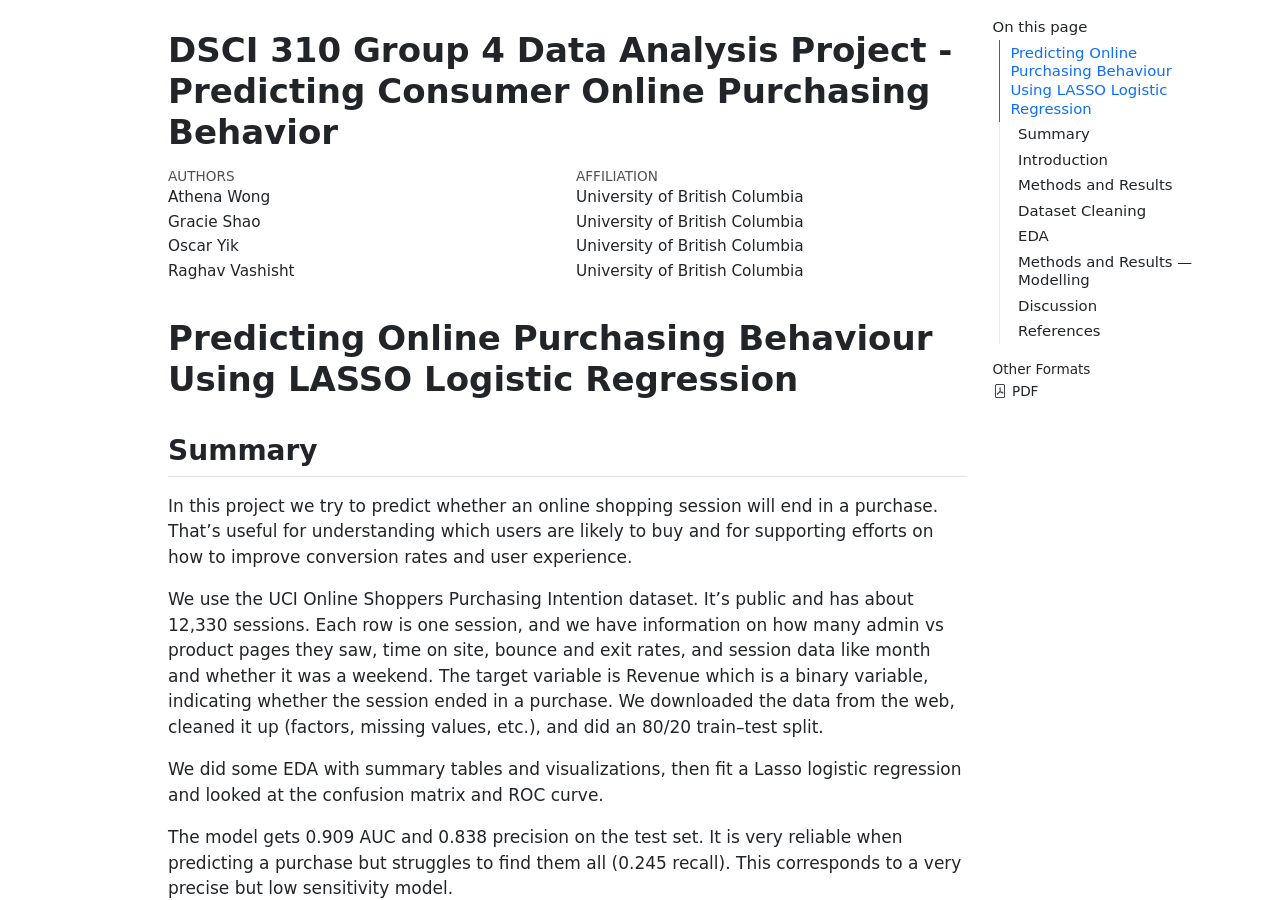
<file: docs/index.html>
<html xmlns="http://www.w3.org/1999/xhtml">    
  <head>      
    <title>Redirect to reports/predicting_online_purchasing_behavior.html</title>      
    <meta http-equiv="refresh" content="0;URL='reports/predicting_online_purchasing_behavior.html'" />    
  </head>    
  <body> 
  </body>  
</html>
</file>
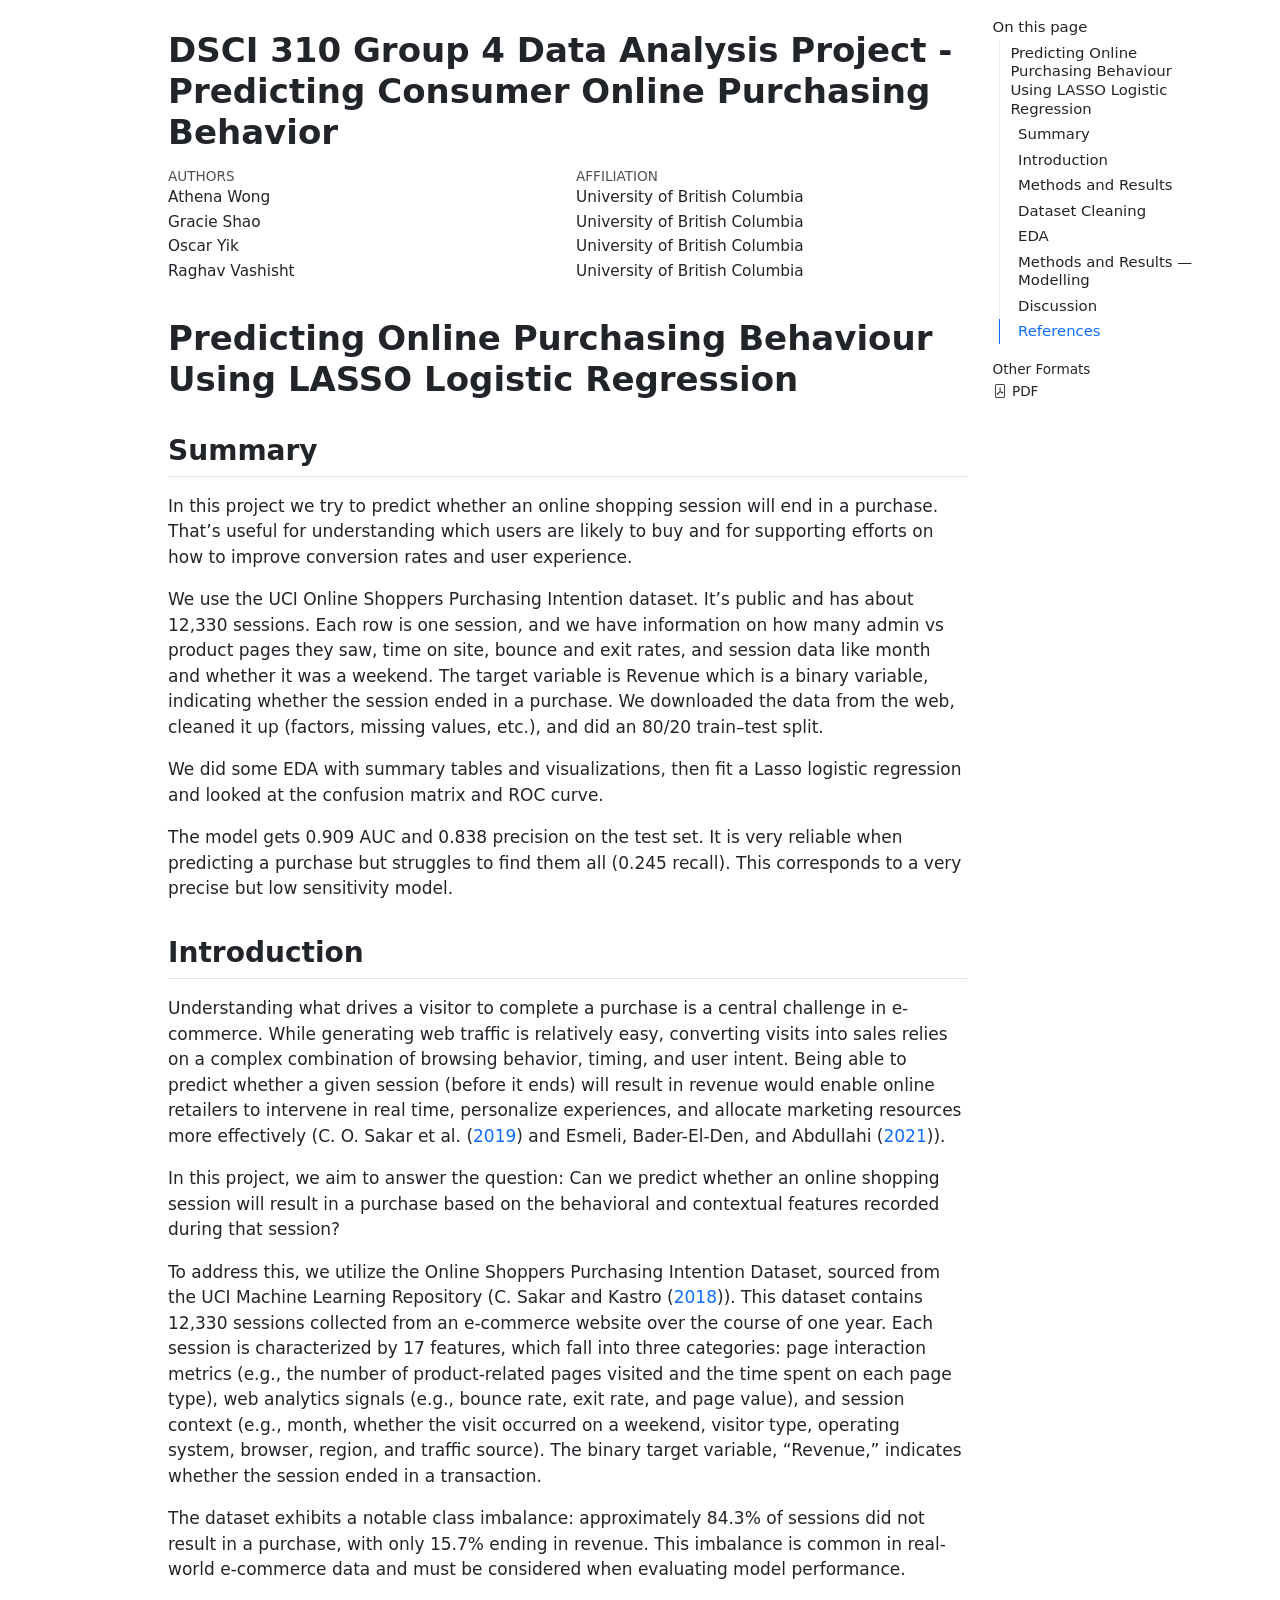
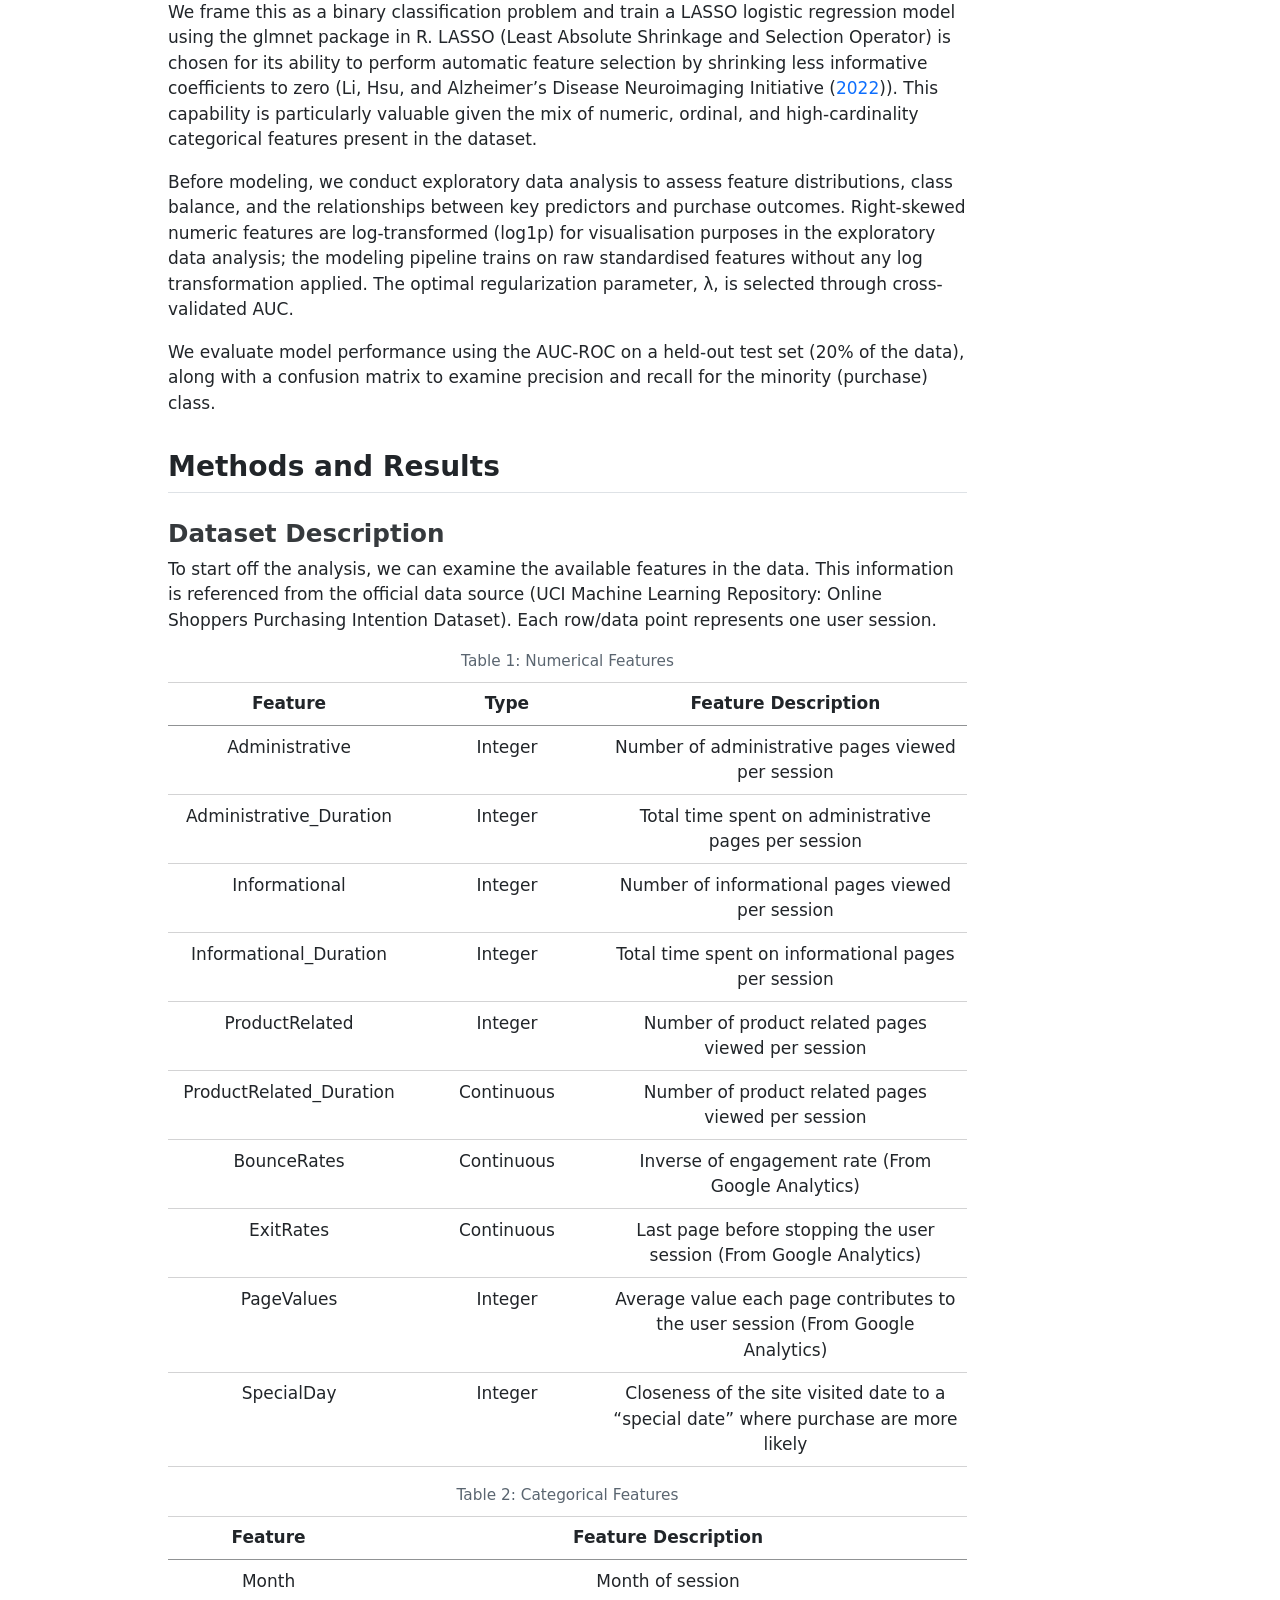
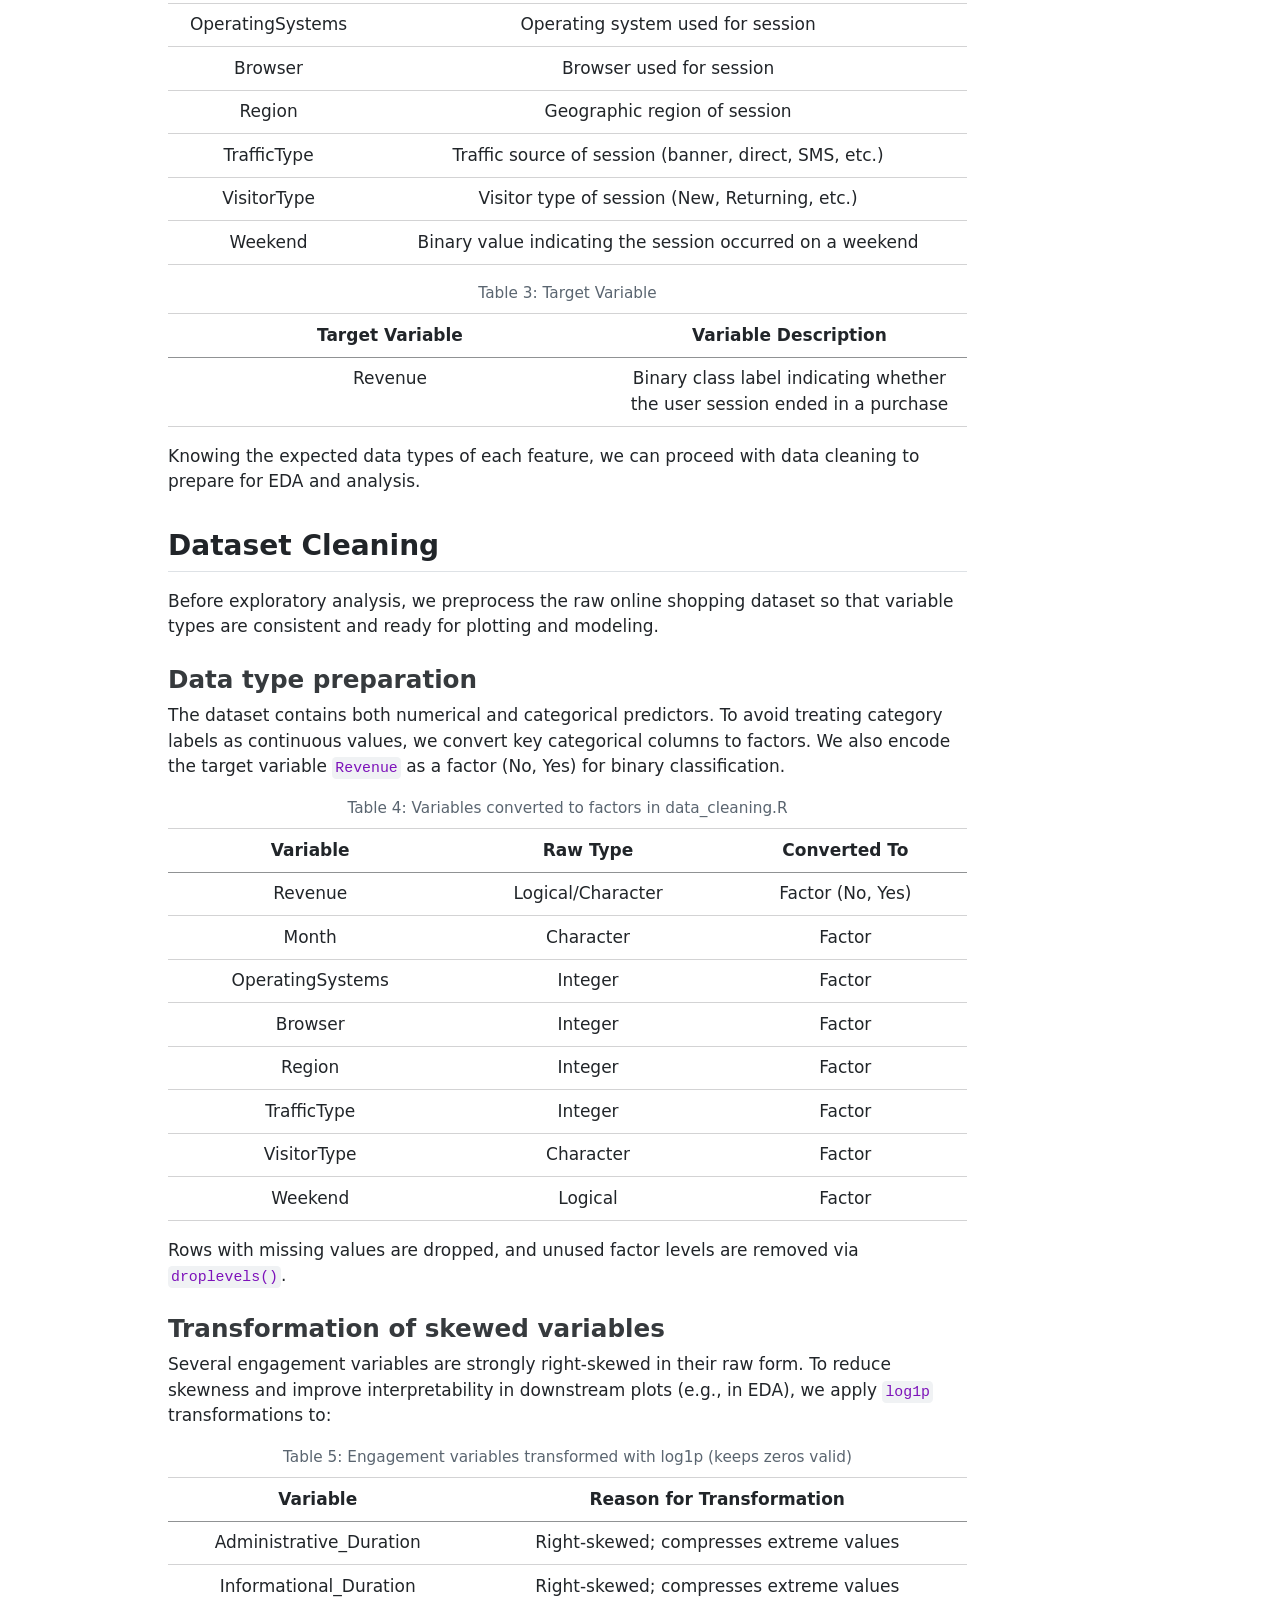
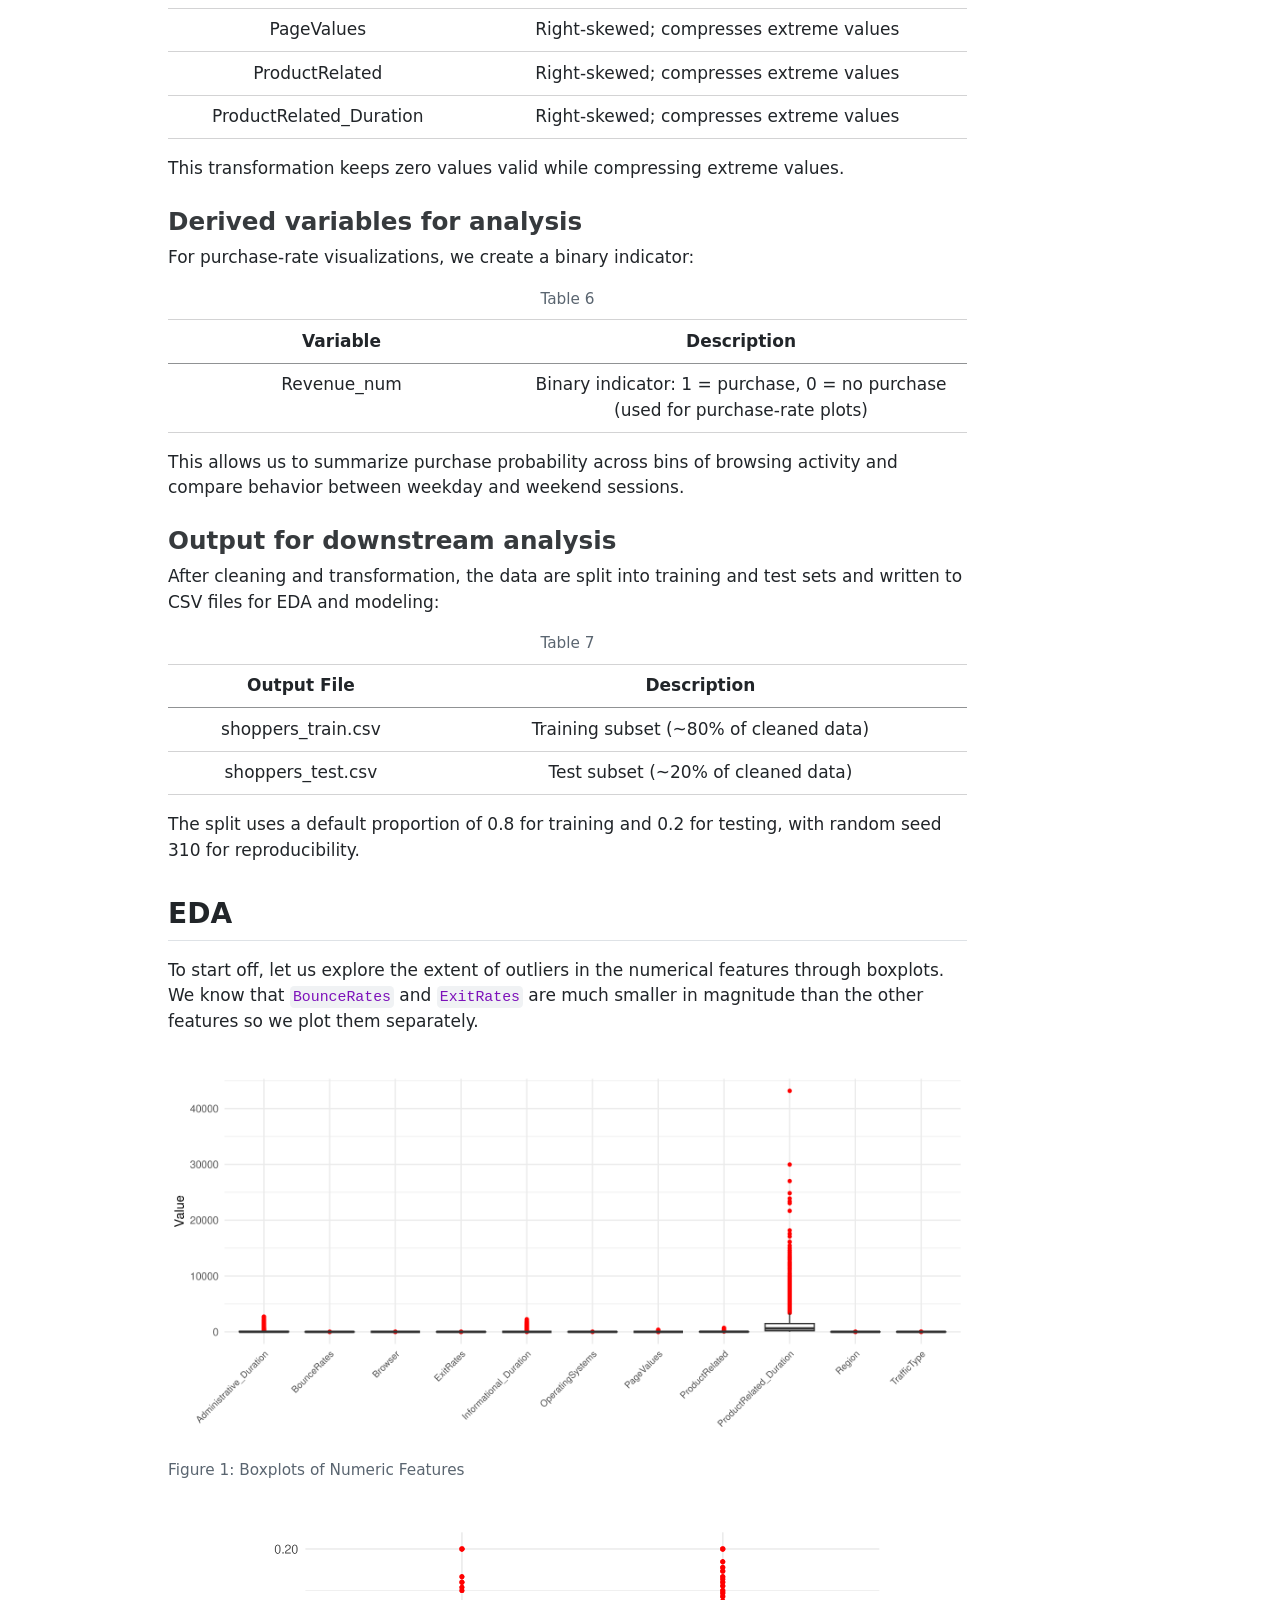
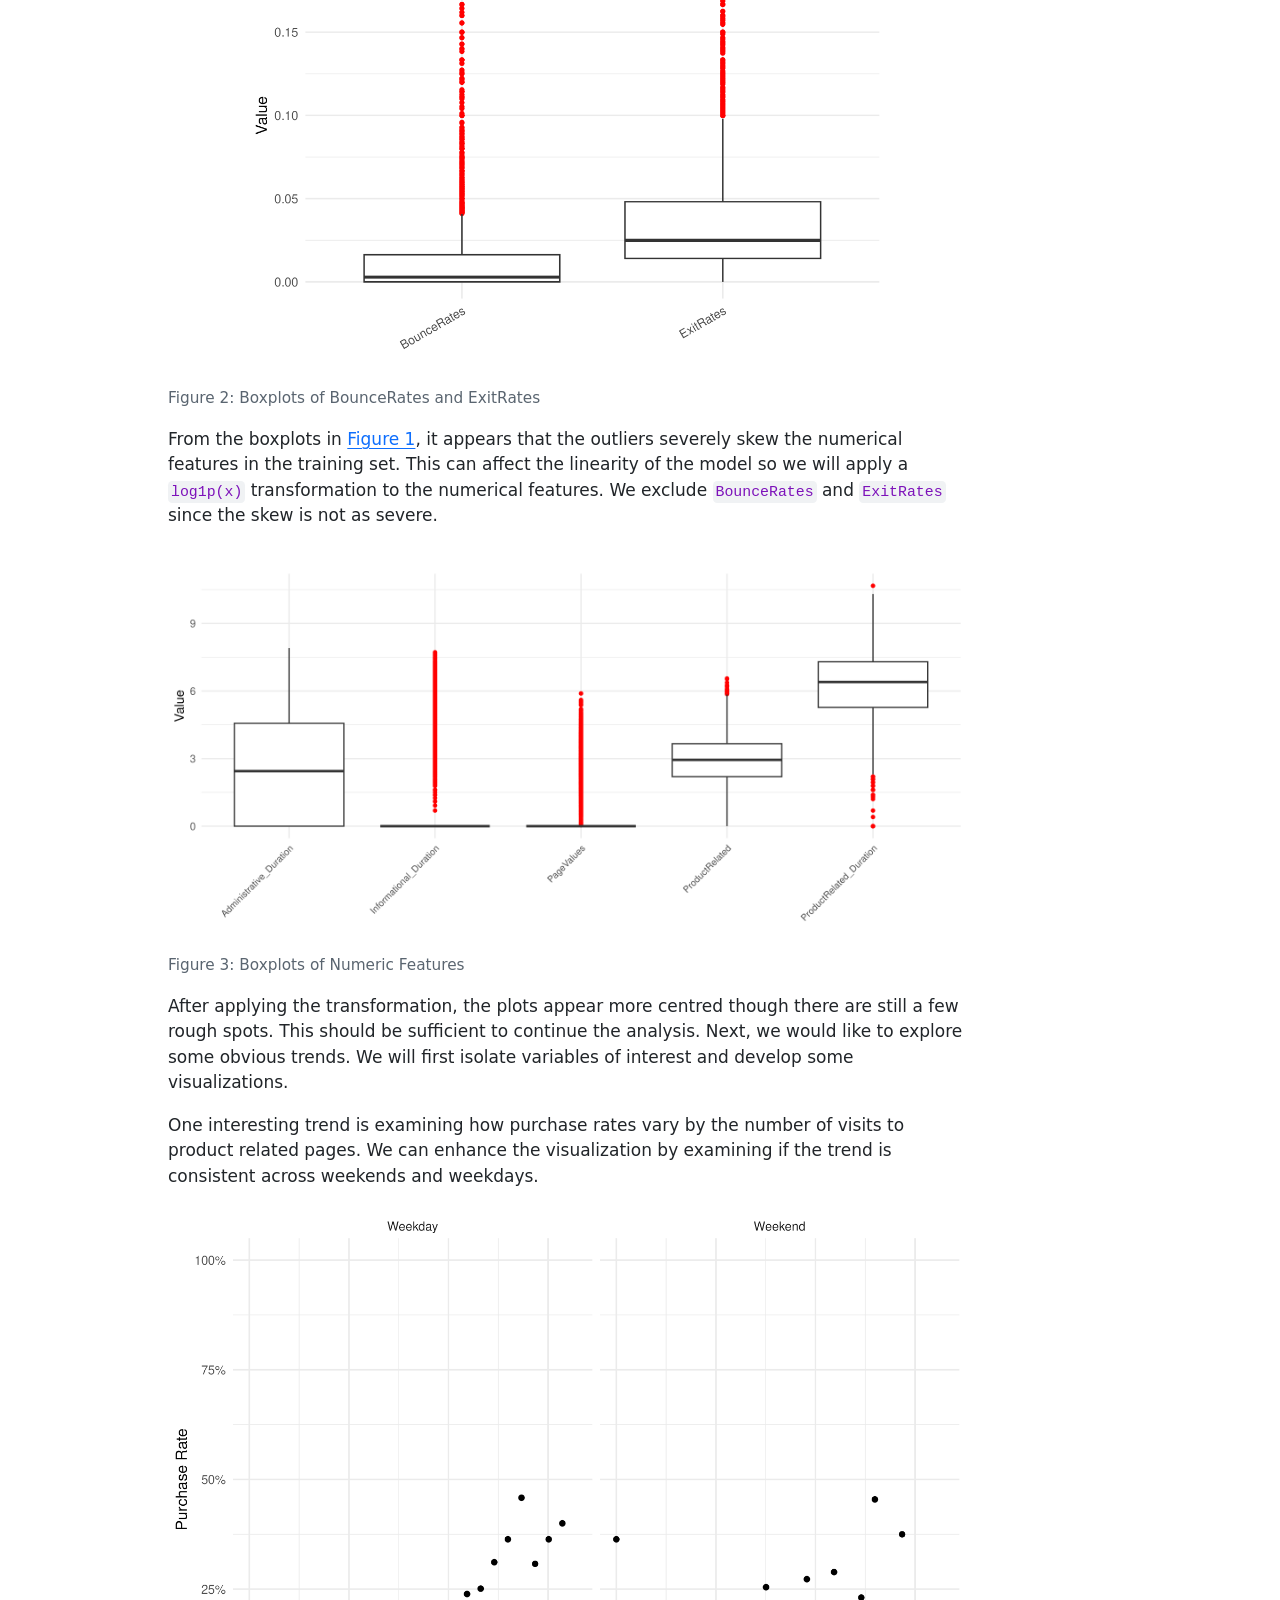
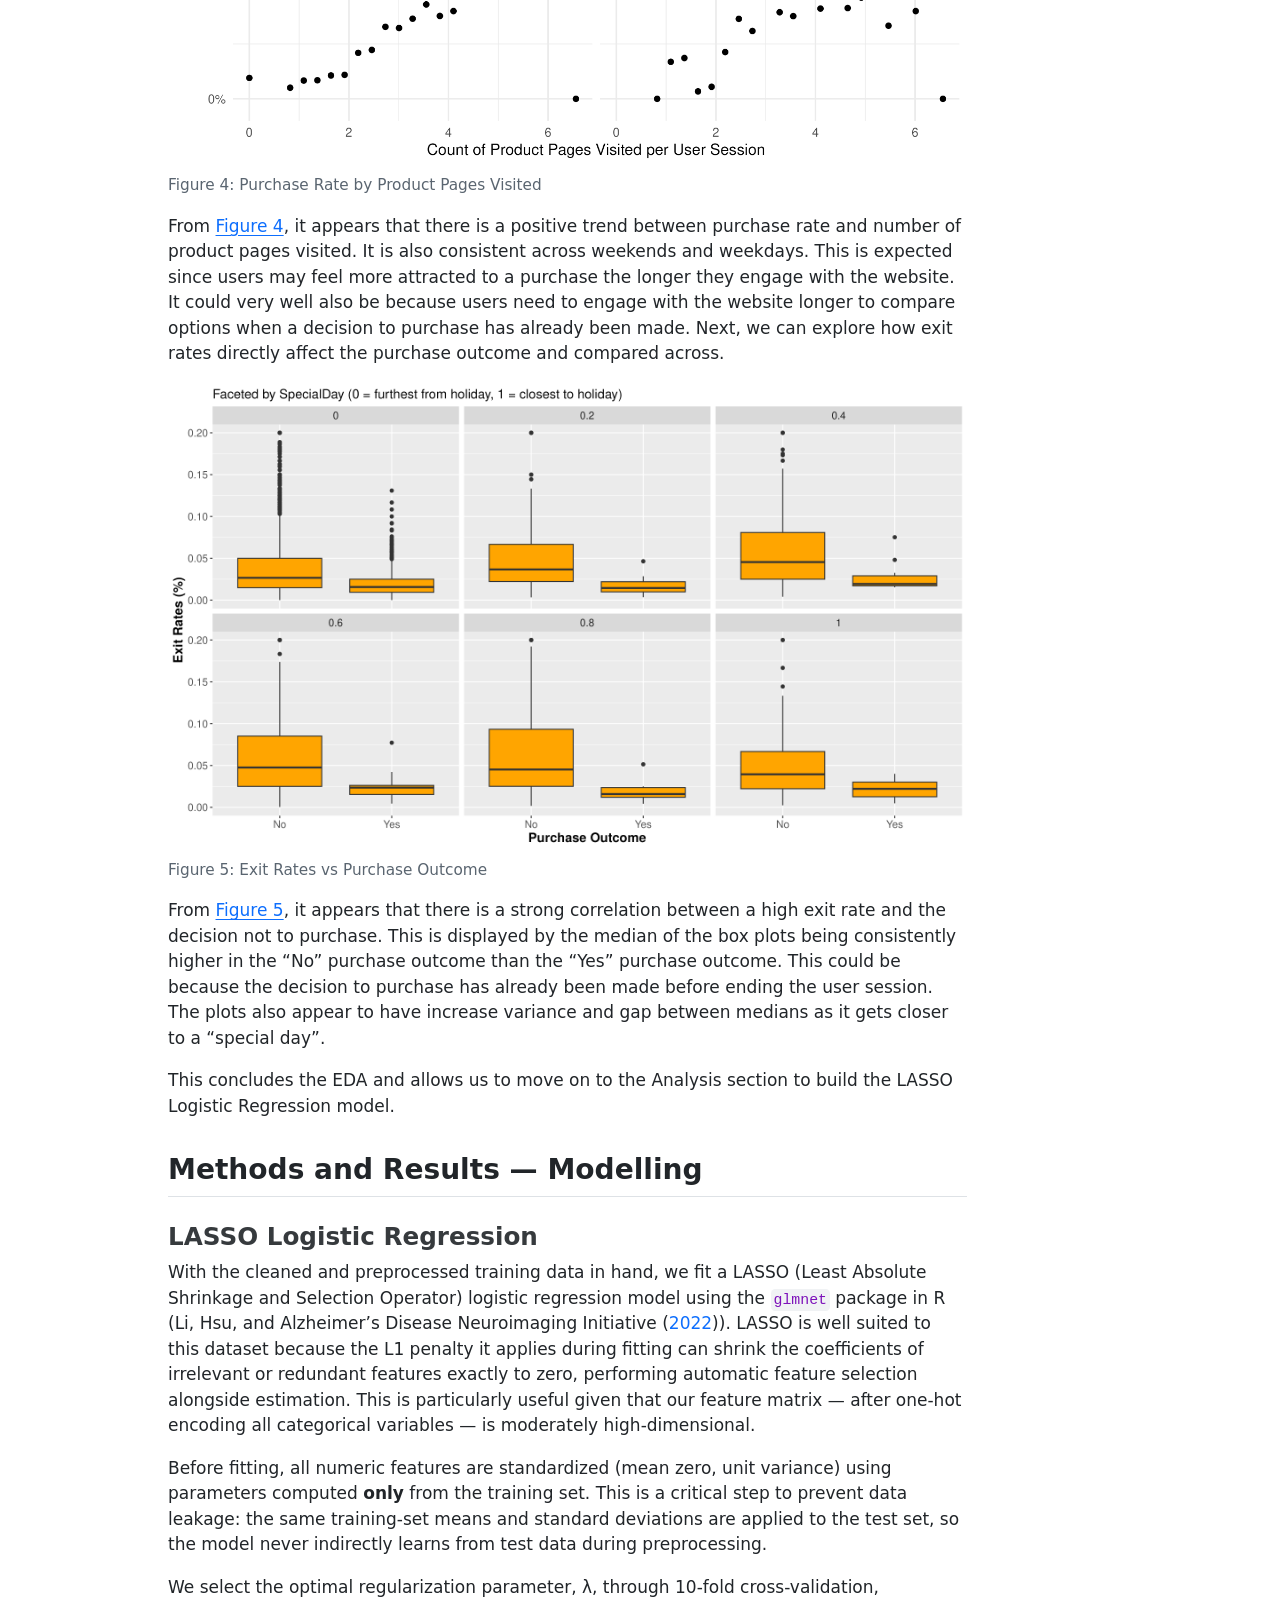
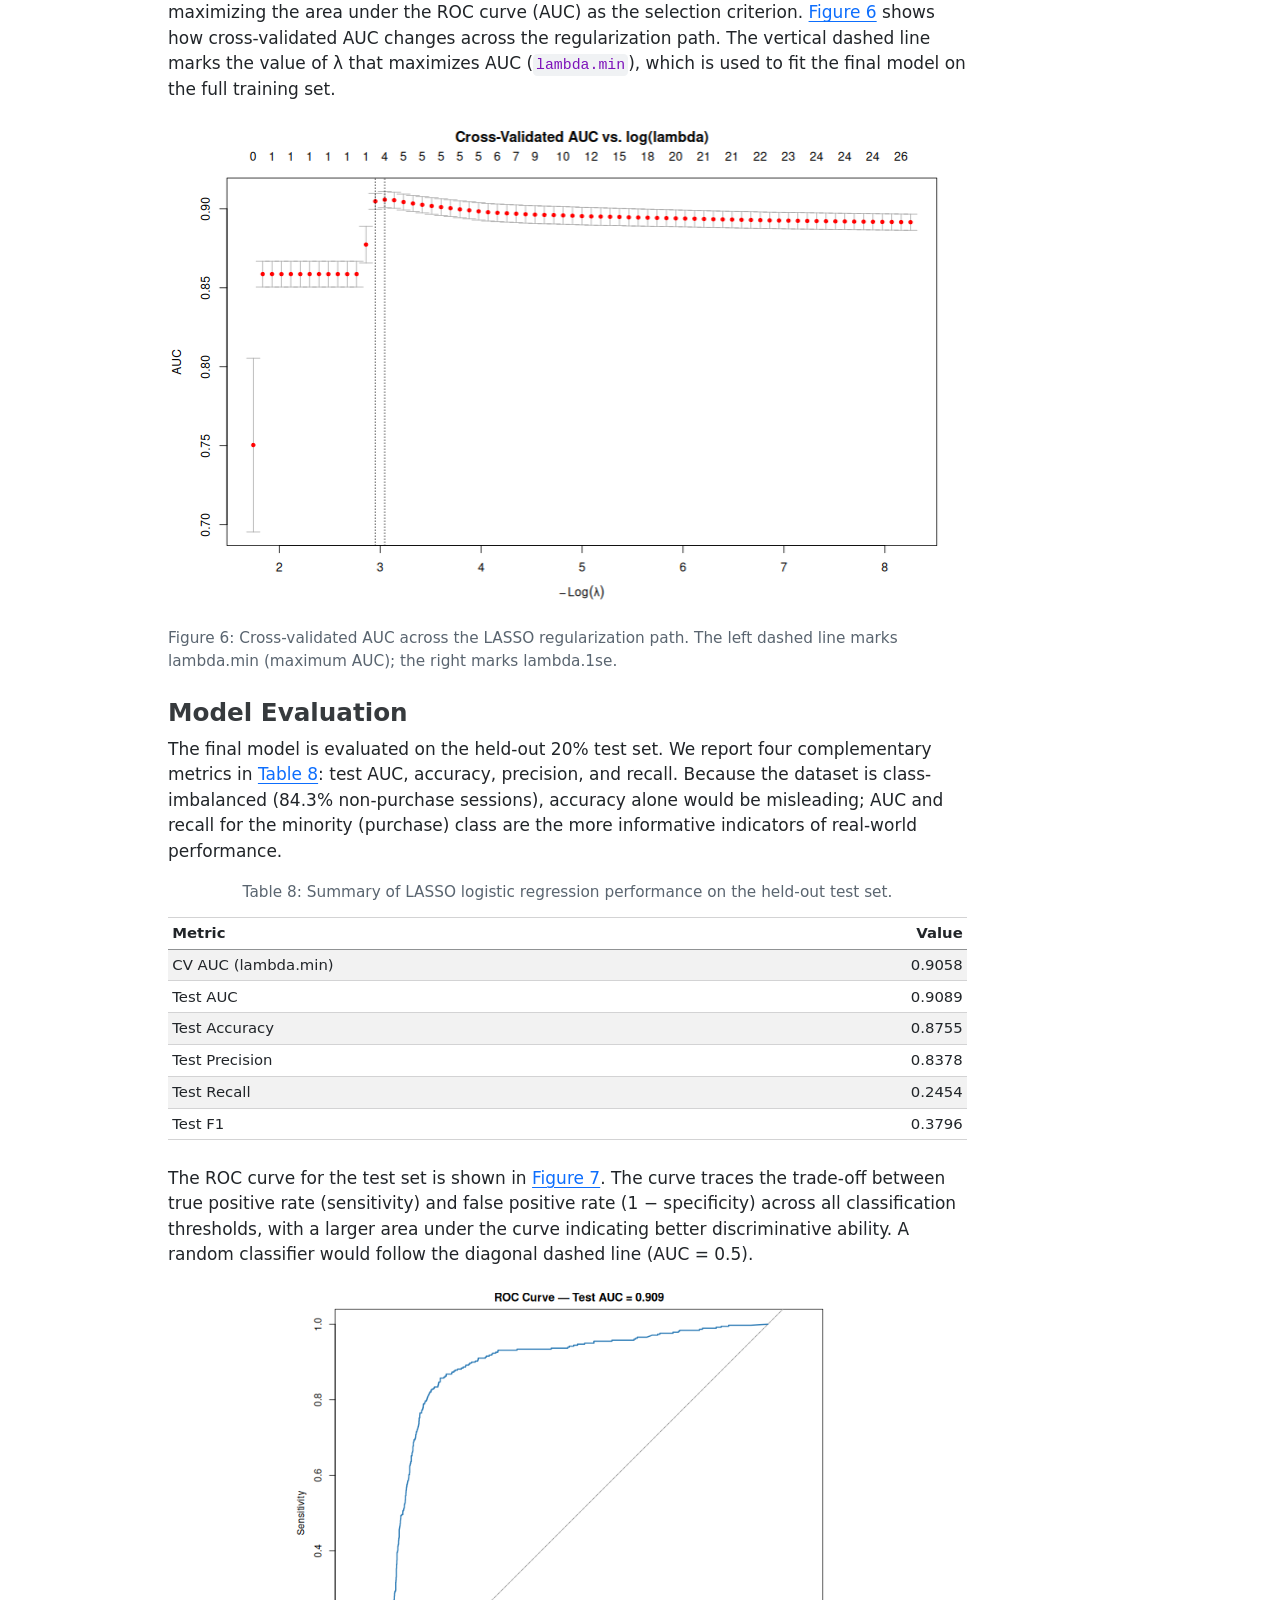
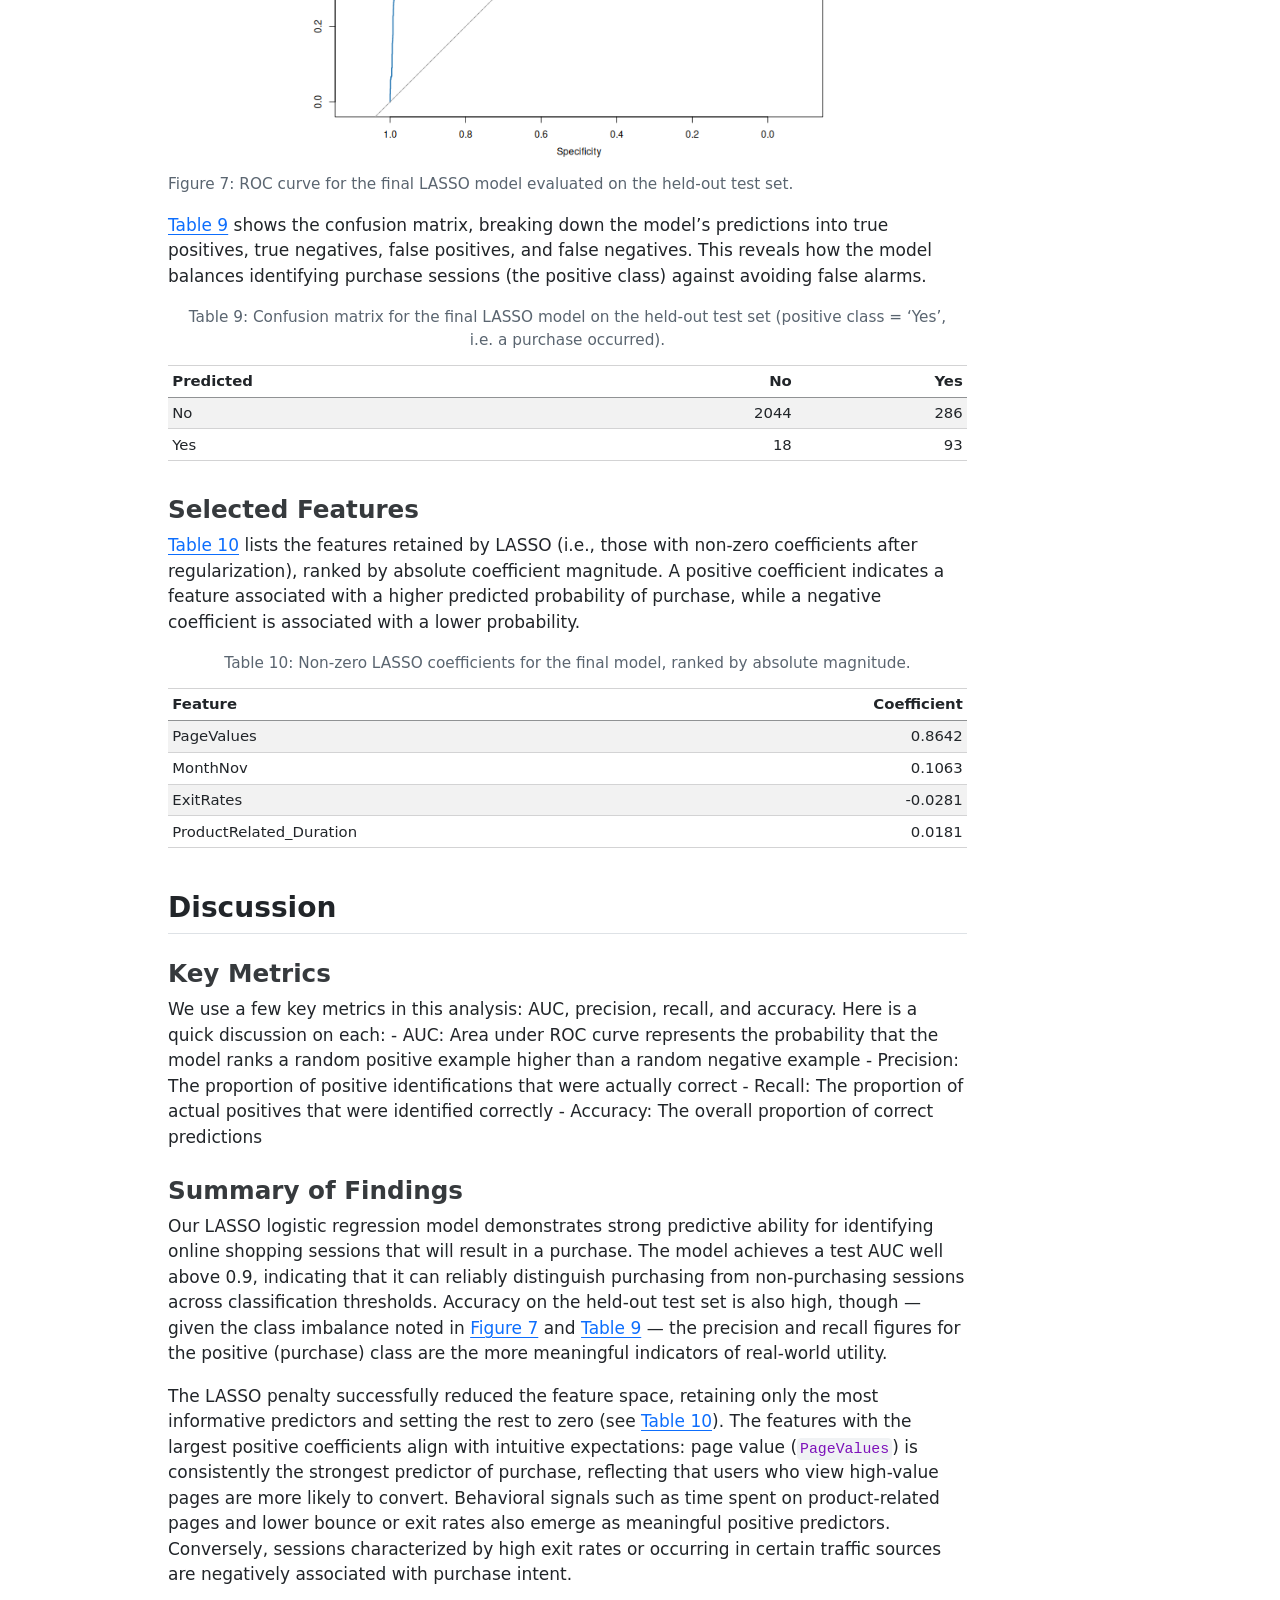
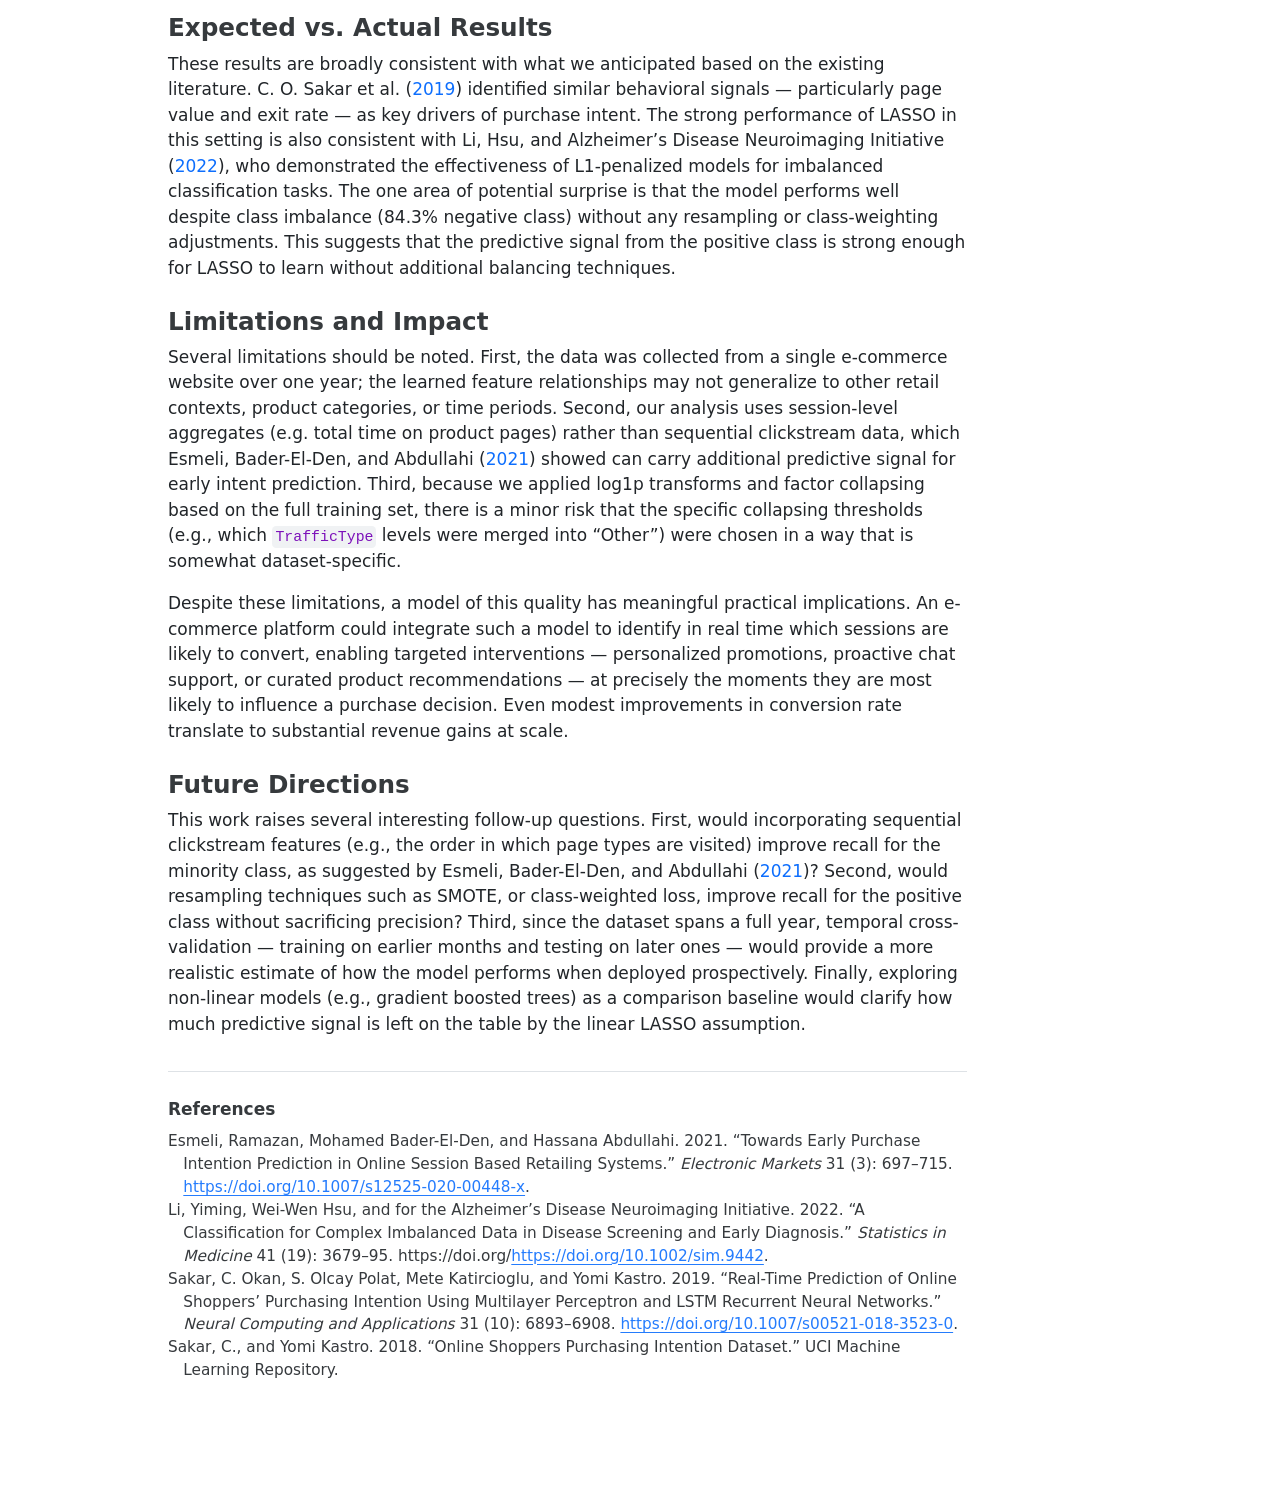
<file: docs/reports/predicting_online_purchasing_behavior.html>
<!DOCTYPE html>
<html xmlns="http://www.w3.org/1999/xhtml" lang="en" xml:lang="en"><head>

<meta charset="utf-8">
<meta name="generator" content="quarto-1.8.27">

<meta name="viewport" content="width=device-width, initial-scale=1.0, user-scalable=yes">

<meta name="author" content="Athena Wong">
<meta name="author" content="Gracie Shao">
<meta name="author" content="Oscar Yik">
<meta name="author" content="Raghav Vashisht">

<title>DSCI 310 Group 4 Data Analysis Project - Predicting Consumer Online Purchasing Behavior</title>
<style>
code{white-space: pre-wrap;}
span.smallcaps{font-variant: small-caps;}
div.columns{display: flex; gap: min(4vw, 1.5em);}
div.column{flex: auto; overflow-x: auto;}
div.hanging-indent{margin-left: 1.5em; text-indent: -1.5em;}
ul.task-list{list-style: none;}
ul.task-list li input[type="checkbox"] {
  width: 0.8em;
  margin: 0 0.8em 0.2em -1em; /* quarto-specific, see https://github.com/quarto-dev/quarto-cli/issues/4556 */ 
  vertical-align: middle;
}
/* CSS for citations */
div.csl-bib-body { }
div.csl-entry {
  clear: both;
  margin-bottom: 0em;
}
.hanging-indent div.csl-entry {
  margin-left:2em;
  text-indent:-2em;
}
div.csl-left-margin {
  min-width:2em;
  float:left;
}
div.csl-right-inline {
  margin-left:2em;
  padding-left:1em;
}
div.csl-indent {
  margin-left: 2em;
}</style>


<script src="../site_libs/quarto-nav/quarto-nav.js"></script>
<script src="../site_libs/clipboard/clipboard.min.js"></script>
<script src="../site_libs/quarto-search/autocomplete.umd.js"></script>
<script src="../site_libs/quarto-search/fuse.min.js"></script>
<script src="../site_libs/quarto-search/quarto-search.js"></script>
<meta name="quarto:offset" content="../">
<script src="../site_libs/quarto-html/quarto.js" type="module"></script>
<script src="../site_libs/quarto-html/tabsets/tabsets.js" type="module"></script>
<script src="../site_libs/quarto-html/axe/axe-check.js" type="module"></script>
<script src="../site_libs/quarto-html/popper.min.js"></script>
<script src="../site_libs/quarto-html/tippy.umd.min.js"></script>
<script src="../site_libs/quarto-html/anchor.min.js"></script>
<link href="../site_libs/quarto-html/tippy.css" rel="stylesheet">
<link href="../site_libs/quarto-html/quarto-syntax-highlighting-ed96de9b727972fe78a7b5d16c58bf87.css" rel="stylesheet" id="quarto-text-highlighting-styles">
<script src="../site_libs/bootstrap/bootstrap.min.js"></script>
<link href="../site_libs/bootstrap/bootstrap-icons.css" rel="stylesheet">
<link href="../site_libs/bootstrap/bootstrap-50b618d810abb72c0e2a7b8e5bb8cd34.min.css" rel="stylesheet" append-hash="true" id="quarto-bootstrap" data-mode="light">
<script id="quarto-search-options" type="application/json">{
  "location": "sidebar",
  "copy-button": false,
  "collapse-after": 3,
  "panel-placement": "start",
  "type": "textbox",
  "limit": 50,
  "keyboard-shortcut": [
    "f",
    "/",
    "s"
  ],
  "show-item-context": false,
  "language": {
    "search-no-results-text": "No results",
    "search-matching-documents-text": "matching documents",
    "search-copy-link-title": "Copy link to search",
    "search-hide-matches-text": "Hide additional matches",
    "search-more-match-text": "more match in this document",
    "search-more-matches-text": "more matches in this document",
    "search-clear-button-title": "Clear",
    "search-text-placeholder": "",
    "search-detached-cancel-button-title": "Cancel",
    "search-submit-button-title": "Submit",
    "search-label": "Search"
  }
}</script>


</head>

<body class="quarto-light">

<div id="quarto-search-results"></div>
<!-- content -->
<div id="quarto-content" class="quarto-container page-columns page-rows-contents page-layout-article">
<!-- sidebar -->
<!-- margin-sidebar -->
    <div id="quarto-margin-sidebar" class="sidebar margin-sidebar">
        <nav id="TOC" role="doc-toc" class="toc-active">
    <h2 id="toc-title">On this page</h2>
   
  <ul>
  <li><a href="#predicting-online-purchasing-behaviour-using-lasso-logistic-regression" id="toc-predicting-online-purchasing-behaviour-using-lasso-logistic-regression" class="nav-link active" data-scroll-target="#predicting-online-purchasing-behaviour-using-lasso-logistic-regression">Predicting Online Purchasing Behaviour Using LASSO Logistic Regression</a>
  <ul>
  <li><a href="#summary" id="toc-summary" class="nav-link" data-scroll-target="#summary">Summary</a></li>
  <li><a href="#introduction" id="toc-introduction" class="nav-link" data-scroll-target="#introduction">Introduction</a></li>
  <li><a href="#methods-and-results" id="toc-methods-and-results" class="nav-link" data-scroll-target="#methods-and-results">Methods and Results</a>
  <ul class="collapse">
  <li><a href="#dataset-description" id="toc-dataset-description" class="nav-link" data-scroll-target="#dataset-description">Dataset Description</a></li>
  </ul></li>
  <li><a href="#dataset-cleaning" id="toc-dataset-cleaning" class="nav-link" data-scroll-target="#dataset-cleaning">Dataset Cleaning</a>
  <ul class="collapse">
  <li><a href="#data-type-preparation" id="toc-data-type-preparation" class="nav-link" data-scroll-target="#data-type-preparation">Data type preparation</a></li>
  <li><a href="#transformation-of-skewed-variables" id="toc-transformation-of-skewed-variables" class="nav-link" data-scroll-target="#transformation-of-skewed-variables">Transformation of skewed variables</a></li>
  <li><a href="#derived-variables-for-analysis" id="toc-derived-variables-for-analysis" class="nav-link" data-scroll-target="#derived-variables-for-analysis">Derived variables for analysis</a></li>
  <li><a href="#output-for-downstream-analysis" id="toc-output-for-downstream-analysis" class="nav-link" data-scroll-target="#output-for-downstream-analysis">Output for downstream analysis</a></li>
  </ul></li>
  <li><a href="#eda" id="toc-eda" class="nav-link" data-scroll-target="#eda">EDA</a></li>
  <li><a href="#methods-and-results-modelling" id="toc-methods-and-results-modelling" class="nav-link" data-scroll-target="#methods-and-results-modelling">Methods and Results — Modelling</a>
  <ul class="collapse">
  <li><a href="#lasso-logistic-regression" id="toc-lasso-logistic-regression" class="nav-link" data-scroll-target="#lasso-logistic-regression">LASSO Logistic Regression</a></li>
  <li><a href="#model-evaluation" id="toc-model-evaluation" class="nav-link" data-scroll-target="#model-evaluation">Model Evaluation</a></li>
  <li><a href="#selected-features" id="toc-selected-features" class="nav-link" data-scroll-target="#selected-features">Selected Features</a></li>
  </ul></li>
  <li><a href="#discussion" id="toc-discussion" class="nav-link" data-scroll-target="#discussion">Discussion</a>
  <ul class="collapse">
  <li><a href="#key-metrics" id="toc-key-metrics" class="nav-link" data-scroll-target="#key-metrics">Key Metrics</a></li>
  <li><a href="#summary-of-findings" id="toc-summary-of-findings" class="nav-link" data-scroll-target="#summary-of-findings">Summary of Findings</a></li>
  <li><a href="#expected-vs.-actual-results" id="toc-expected-vs.-actual-results" class="nav-link" data-scroll-target="#expected-vs.-actual-results">Expected vs.&nbsp;Actual Results</a></li>
  <li><a href="#limitations-and-impact" id="toc-limitations-and-impact" class="nav-link" data-scroll-target="#limitations-and-impact">Limitations and Impact</a></li>
  <li><a href="#future-directions" id="toc-future-directions" class="nav-link" data-scroll-target="#future-directions">Future Directions</a></li>
  </ul></li>
  <li><a href="#references" id="toc-references" class="nav-link" data-scroll-target="#references">References</a></li>
  </ul></li>
  </ul>
<div class="quarto-alternate-formats"><h2>Other Formats</h2><ul><li><a href="predicting_online_purchasing_behavior.pdf"><i class="bi bi-file-pdf"></i>PDF</a></li></ul></div></nav>
    </div>
<!-- main -->
<main class="content" id="quarto-document-content">

<header id="title-block-header" class="quarto-title-block default">
<div class="quarto-title">
<h1 class="title">DSCI 310 Group 4 Data Analysis Project - Predicting Consumer Online Purchasing Behavior</h1>
</div>


<div class="quarto-title-meta-author">
  <div class="quarto-title-meta-heading">Authors</div>
  <div class="quarto-title-meta-heading">Affiliation</div>
  
    <div class="quarto-title-meta-contents">
    <p class="author">Athena Wong </p>
  </div>
  <div class="quarto-title-meta-contents">
        <p class="affiliation">
            University of British Columbia
          </p>
      </div>
    <div class="quarto-title-meta-contents">
    <p class="author">Gracie Shao </p>
  </div>
  <div class="quarto-title-meta-contents">
        <p class="affiliation">
            University of British Columbia
          </p>
      </div>
    <div class="quarto-title-meta-contents">
    <p class="author">Oscar Yik </p>
  </div>
  <div class="quarto-title-meta-contents">
        <p class="affiliation">
            University of British Columbia
          </p>
      </div>
    <div class="quarto-title-meta-contents">
    <p class="author">Raghav Vashisht </p>
  </div>
  <div class="quarto-title-meta-contents">
        <p class="affiliation">
            University of British Columbia
          </p>
      </div>
  </div>

<div class="quarto-title-meta">

      
  
    
  </div>
  


</header>


<section id="predicting-online-purchasing-behaviour-using-lasso-logistic-regression" class="level1">
<h1>Predicting Online Purchasing Behaviour Using LASSO Logistic Regression</h1>
<section id="summary" class="level2">
<h2 class="anchored" data-anchor-id="summary">Summary</h2>
<p>In this project we try to predict whether an online shopping session will end in a purchase. That’s useful for understanding which users are likely to buy and for supporting efforts on how to improve conversion rates and user experience.</p>
<p>We use the UCI Online Shoppers Purchasing Intention dataset. It’s public and has about 12,330 sessions. Each row is one session, and we have information on how many admin vs product pages they saw, time on site, bounce and exit rates, and session data like month and whether it was a weekend. The target variable is Revenue which is a binary variable, indicating whether the session ended in a purchase. We downloaded the data from the web, cleaned it up (factors, missing values, etc.), and did an 80/20 train–test split.</p>
<p>We did some EDA with summary tables and visualizations, then fit a Lasso logistic regression and looked at the confusion matrix and ROC curve.</p>
<p>The model gets 0.909 AUC and 0.838 precision on the test set. It is very reliable when predicting a purchase but struggles to find them all (0.245 recall). This corresponds to a very precise but low sensitivity model.</p>
</section>
<section id="introduction" class="level2">
<h2 class="anchored" data-anchor-id="introduction">Introduction</h2>
<p>Understanding what drives a visitor to complete a purchase is a central challenge in e-commerce. While generating web traffic is relatively easy, converting visits into sales relies on a complex combination of browsing behavior, timing, and user intent. Being able to predict whether a given session (before it ends) will result in revenue would enable online retailers to intervene in real time, personalize experiences, and allocate marketing resources more effectively (<span class="citation" data-cites="Sakar2019">C. O. Sakar et al. (<a href="#ref-Sakar2019" role="doc-biblioref">2019</a>)</span> and <span class="citation" data-cites="Esmeli2021">Esmeli, Bader-El-Den, and Abdullahi (<a href="#ref-Esmeli2021" role="doc-biblioref">2021</a>)</span>).</p>
<p>In this project, we aim to answer the question: Can we predict whether an online shopping session will result in a purchase based on the behavioral and contextual features recorded during that session?</p>
<p>To address this, we utilize the Online Shoppers Purchasing Intention Dataset, sourced from the UCI Machine Learning Repository (<span class="citation" data-cites="online_shoppers_purchasing_intention_dataset_468">C. Sakar and Kastro (<a href="#ref-online_shoppers_purchasing_intention_dataset_468" role="doc-biblioref">2018</a>)</span>). This dataset contains 12,330 sessions collected from an e-commerce website over the course of one year. Each session is characterized by 17 features, which fall into three categories: page interaction metrics (e.g., the number of product-related pages visited and the time spent on each page type), web analytics signals (e.g., bounce rate, exit rate, and page value), and session context (e.g., month, whether the visit occurred on a weekend, visitor type, operating system, browser, region, and traffic source). The binary target variable, “Revenue,” indicates whether the session ended in a transaction.</p>
<p>The dataset exhibits a notable class imbalance: approximately 84.3% of sessions did not result in a purchase, with only 15.7% ending in revenue. This imbalance is common in real-world e-commerce data and must be considered when evaluating model performance.</p>
<p>We frame this as a binary classification problem and train a LASSO logistic regression model using the glmnet package in R. LASSO (Least Absolute Shrinkage and Selection Operator) is chosen for its ability to perform automatic feature selection by shrinking less informative coefficients to zero (<span class="citation" data-cites="Li2022">Li, Hsu, and Alzheimer’s Disease Neuroimaging Initiative (<a href="#ref-Li2022" role="doc-biblioref">2022</a>)</span>). This capability is particularly valuable given the mix of numeric, ordinal, and high-cardinality categorical features present in the dataset.</p>
<p>Before modeling, we conduct exploratory data analysis to assess feature distributions, class balance, and the relationships between key predictors and purchase outcomes. Right-skewed numeric features are log-transformed (log1p) for visualisation purposes in the exploratory data analysis; the modeling pipeline trains on raw standardised features without any log transformation applied. The optimal regularization parameter, λ, is selected through cross-validated AUC.</p>
<p>We evaluate model performance using the AUC-ROC on a held-out test set (20% of the data), along with a confusion matrix to examine precision and recall for the minority (purchase) class.</p>
</section>
<section id="methods-and-results" class="level2">
<h2 class="anchored" data-anchor-id="methods-and-results">Methods and Results</h2>
<section id="dataset-description" class="level3">
<h3 class="anchored" data-anchor-id="dataset-description">Dataset Description</h3>
<p>To start off the analysis, we can examine the available features in the data. This information is referenced from the official data source (UCI Machine Learning Repository: Online Shoppers Purchasing Intention Dataset). Each row/data point represents one user session.</p>
<div id="tbl-numerical-feature-description" class="quarto-float quarto-figure quarto-figure-center anchored">
<figure class="quarto-float quarto-float-tbl figure">
<figcaption class="quarto-float-caption-top quarto-float-caption quarto-float-tbl" id="tbl-numerical-feature-description-caption-0ceaefa1-69ba-4598-a22c-09a6ac19f8ca">
Table&nbsp;1: Numerical Features
</figcaption>
<div aria-describedby="tbl-numerical-feature-description-caption-0ceaefa1-69ba-4598-a22c-09a6ac19f8ca">
<table class="caption-top table">
<colgroup>
<col style="width: 30%">
<col style="width: 24%">
<col style="width: 45%">
</colgroup>
<thead>
<tr class="header">
<th>Feature</th>
<th>Type</th>
<th>Feature Description</th>
</tr>
</thead>
<tbody>
<tr class="odd">
<td>Administrative</td>
<td>Integer</td>
<td>Number of administrative pages viewed per session</td>
</tr>
<tr class="even">
<td>Administrative_Duration</td>
<td>Integer</td>
<td>Total time spent on administrative pages per session</td>
</tr>
<tr class="odd">
<td>Informational</td>
<td>Integer</td>
<td>Number of informational pages viewed per session</td>
</tr>
<tr class="even">
<td>Informational_Duration</td>
<td>Integer</td>
<td>Total time spent on informational pages per session</td>
</tr>
<tr class="odd">
<td>ProductRelated</td>
<td>Integer</td>
<td>Number of product related pages viewed per session</td>
</tr>
<tr class="even">
<td>ProductRelated_Duration</td>
<td>Continuous</td>
<td>Number of product related pages viewed per session</td>
</tr>
<tr class="odd">
<td>BounceRates</td>
<td>Continuous</td>
<td>Inverse of engagement rate (From Google Analytics)</td>
</tr>
<tr class="even">
<td>ExitRates</td>
<td>Continuous</td>
<td>Last page before stopping the user session (From Google Analytics)</td>
</tr>
<tr class="odd">
<td>PageValues</td>
<td>Integer</td>
<td>Average value each page contributes to the user session (From Google Analytics)</td>
</tr>
<tr class="even">
<td>SpecialDay</td>
<td>Integer</td>
<td>Closeness of the site visited date to a “special date” where purchase are more likely</td>
</tr>
</tbody>
</table>
</div>
</figure>
</div>
<div id="tbl-categorical-feature-description" class="quarto-float quarto-figure quarto-figure-center anchored">
<figure class="quarto-float quarto-float-tbl figure">
<figcaption class="quarto-float-caption-top quarto-float-caption quarto-float-tbl" id="tbl-categorical-feature-description-caption-0ceaefa1-69ba-4598-a22c-09a6ac19f8ca">
Table&nbsp;2: Categorical Features
</figcaption>
<div aria-describedby="tbl-categorical-feature-description-caption-0ceaefa1-69ba-4598-a22c-09a6ac19f8ca">
<table class="caption-top table">
<thead>
<tr class="header">
<th>Feature</th>
<th>Feature Description</th>
</tr>
</thead>
<tbody>
<tr class="odd">
<td>Month</td>
<td>Month of session</td>
</tr>
<tr class="even">
<td>OperatingSystems</td>
<td>Operating system used for session</td>
</tr>
<tr class="odd">
<td>Browser</td>
<td>Browser used for session</td>
</tr>
<tr class="even">
<td>Region</td>
<td>Geographic region of session</td>
</tr>
<tr class="odd">
<td>TrafficType</td>
<td>Traffic source of session (banner, direct, SMS, etc.)</td>
</tr>
<tr class="even">
<td>VisitorType</td>
<td>Visitor type of session (New, Returning, etc.)</td>
</tr>
<tr class="odd">
<td>Weekend</td>
<td>Binary value indicating the session occurred on a weekend</td>
</tr>
</tbody>
</table>
</div>
</figure>
</div>
<div id="tbl-target-variable-description" class="quarto-float quarto-figure quarto-figure-center anchored">
<figure class="quarto-float quarto-float-tbl figure">
<figcaption class="quarto-float-caption-top quarto-float-caption quarto-float-tbl" id="tbl-target-variable-description-caption-0ceaefa1-69ba-4598-a22c-09a6ac19f8ca">
Table&nbsp;3: Target Variable
</figcaption>
<div aria-describedby="tbl-target-variable-description-caption-0ceaefa1-69ba-4598-a22c-09a6ac19f8ca">
<table class="caption-top table">
<colgroup>
<col style="width: 55%">
<col style="width: 44%">
</colgroup>
<thead>
<tr class="header">
<th>Target Variable</th>
<th>Variable Description</th>
</tr>
</thead>
<tbody>
<tr class="odd">
<td>Revenue</td>
<td>Binary class label indicating whether the user session ended in a purchase</td>
</tr>
</tbody>
</table>
</div>
</figure>
</div>
<p>Knowing the expected data types of each feature, we can proceed with data cleaning to prepare for EDA and analysis.</p>
</section>
</section>
<section id="dataset-cleaning" class="level2">
<h2 class="anchored" data-anchor-id="dataset-cleaning">Dataset Cleaning</h2>
<p>Before exploratory analysis, we preprocess the raw online shopping dataset so that variable types are consistent and ready for plotting and modeling.</p>
<section id="data-type-preparation" class="level3">
<h3 class="anchored" data-anchor-id="data-type-preparation">Data type preparation</h3>
<p>The dataset contains both numerical and categorical predictors. To avoid treating category labels as continuous values, we convert key categorical columns to factors. We also encode the target variable <code>Revenue</code> as a factor (No, Yes) for binary classification.</p>
<div id="tbl-factor-conversions" class="quarto-float quarto-figure quarto-figure-center anchored">
<figure class="quarto-float quarto-float-tbl figure">
<figcaption class="quarto-float-caption-top quarto-float-caption quarto-float-tbl" id="tbl-factor-conversions-caption-0ceaefa1-69ba-4598-a22c-09a6ac19f8ca">
Table&nbsp;4: Variables converted to factors in data_cleaning.R
</figcaption>
<div aria-describedby="tbl-factor-conversions-caption-0ceaefa1-69ba-4598-a22c-09a6ac19f8ca">
<table class="caption-top table">
<thead>
<tr class="header">
<th>Variable</th>
<th>Raw Type</th>
<th>Converted To</th>
</tr>
</thead>
<tbody>
<tr class="odd">
<td>Revenue</td>
<td>Logical/Character</td>
<td>Factor (No, Yes)</td>
</tr>
<tr class="even">
<td>Month</td>
<td>Character</td>
<td>Factor</td>
</tr>
<tr class="odd">
<td>OperatingSystems</td>
<td>Integer</td>
<td>Factor</td>
</tr>
<tr class="even">
<td>Browser</td>
<td>Integer</td>
<td>Factor</td>
</tr>
<tr class="odd">
<td>Region</td>
<td>Integer</td>
<td>Factor</td>
</tr>
<tr class="even">
<td>TrafficType</td>
<td>Integer</td>
<td>Factor</td>
</tr>
<tr class="odd">
<td>VisitorType</td>
<td>Character</td>
<td>Factor</td>
</tr>
<tr class="even">
<td>Weekend</td>
<td>Logical</td>
<td>Factor</td>
</tr>
</tbody>
</table>
</div>
</figure>
</div>
<p>Rows with missing values are dropped, and unused factor levels are removed via <code>droplevels()</code>.</p>
</section>
<section id="transformation-of-skewed-variables" class="level3">
<h3 class="anchored" data-anchor-id="transformation-of-skewed-variables">Transformation of skewed variables</h3>
<p>Several engagement variables are strongly right-skewed in their raw form. To reduce skewness and improve interpretability in downstream plots (e.g., in EDA), we apply <code>log1p</code> transformations to:</p>
<div id="tbl-log1p-transformations" class="quarto-float quarto-figure quarto-figure-center anchored">
<figure class="quarto-float quarto-float-tbl figure">
<figcaption class="quarto-float-caption-top quarto-float-caption quarto-float-tbl" id="tbl-log1p-transformations-caption-0ceaefa1-69ba-4598-a22c-09a6ac19f8ca">
Table&nbsp;5: Engagement variables transformed with log1p (keeps zeros valid)
</figcaption>
<div aria-describedby="tbl-log1p-transformations-caption-0ceaefa1-69ba-4598-a22c-09a6ac19f8ca">
<table class="caption-top table">
<thead>
<tr class="header">
<th>Variable</th>
<th>Reason for Transformation</th>
</tr>
</thead>
<tbody>
<tr class="odd">
<td>Administrative_Duration</td>
<td>Right-skewed; compresses extreme values</td>
</tr>
<tr class="even">
<td>Informational_Duration</td>
<td>Right-skewed; compresses extreme values</td>
</tr>
<tr class="odd">
<td>PageValues</td>
<td>Right-skewed; compresses extreme values</td>
</tr>
<tr class="even">
<td>ProductRelated</td>
<td>Right-skewed; compresses extreme values</td>
</tr>
<tr class="odd">
<td>ProductRelated_Duration</td>
<td>Right-skewed; compresses extreme values</td>
</tr>
</tbody>
</table>
</div>
</figure>
</div>
<p>This transformation keeps zero values valid while compressing extreme values.</p>
</section>
<section id="derived-variables-for-analysis" class="level3">
<h3 class="anchored" data-anchor-id="derived-variables-for-analysis">Derived variables for analysis</h3>
<p>For purchase-rate visualizations, we create a binary indicator:</p>
<div id="tbl-derived-variables" class="quarto-float quarto-figure quarto-figure-center anchored">
<figure class="quarto-float quarto-float-tbl figure">
<figcaption class="quarto-float-caption-top quarto-float-caption quarto-float-tbl quarto-uncaptioned" id="tbl-derived-variables-caption-0ceaefa1-69ba-4598-a22c-09a6ac19f8ca">
Table&nbsp;6
</figcaption>
<div aria-describedby="tbl-derived-variables-caption-0ceaefa1-69ba-4598-a22c-09a6ac19f8ca">
<table class="caption-top table">
<colgroup>
<col style="width: 43%">
<col style="width: 56%">
</colgroup>
<thead>
<tr class="header">
<th>Variable</th>
<th>Description</th>
</tr>
</thead>
<tbody>
<tr class="odd">
<td>Revenue_num</td>
<td>Binary indicator: 1 = purchase, 0 = no purchase (used for purchase-rate plots)</td>
</tr>
</tbody>
</table>
</div>
</figure>
</div>
<p>This allows us to summarize purchase probability across bins of browsing activity and compare behavior between weekday and weekend sessions.</p>
</section>
<section id="output-for-downstream-analysis" class="level3">
<h3 class="anchored" data-anchor-id="output-for-downstream-analysis">Output for downstream analysis</h3>
<p>After cleaning and transformation, the data are split into training and test sets and written to CSV files for EDA and modeling:</p>
<div id="tbl-cleaning-outputs" class="quarto-float quarto-figure quarto-figure-center anchored">
<figure class="quarto-float quarto-float-tbl figure">
<figcaption class="quarto-float-caption-top quarto-float-caption quarto-float-tbl quarto-uncaptioned" id="tbl-cleaning-outputs-caption-0ceaefa1-69ba-4598-a22c-09a6ac19f8ca">
Table&nbsp;7
</figcaption>
<div aria-describedby="tbl-cleaning-outputs-caption-0ceaefa1-69ba-4598-a22c-09a6ac19f8ca">
<table class="caption-top table">
<thead>
<tr class="header">
<th>Output File</th>
<th>Description</th>
</tr>
</thead>
<tbody>
<tr class="odd">
<td>shoppers_train.csv</td>
<td>Training subset (~80% of cleaned data)</td>
</tr>
<tr class="even">
<td>shoppers_test.csv</td>
<td>Test subset (~20% of cleaned data)</td>
</tr>
</tbody>
</table>
</div>
</figure>
</div>
<p>The split uses a default proportion of 0.8 for training and 0.2 for testing, with random seed 310 for reproducibility.</p>
</section>
</section>
<section id="eda" class="level2">
<h2 class="anchored" data-anchor-id="eda">EDA</h2>
<p>To start off, let us explore the extent of outliers in the numerical features through boxplots. We know that <code>BounceRates</code> and <code>ExitRates</code> are much smaller in magnitude than the other features so we plot them separately.</p>
<div id="fig-1" class="quarto-float quarto-figure quarto-figure-center anchored">
<figure class="quarto-float quarto-float-fig figure">
<div aria-describedby="fig-1-caption-0ceaefa1-69ba-4598-a22c-09a6ac19f8ca">
<img src="../results/eda_figure1.png" class="img-fluid figure-img">
</div>
<figcaption class="quarto-float-caption-bottom quarto-float-caption quarto-float-fig" id="fig-1-caption-0ceaefa1-69ba-4598-a22c-09a6ac19f8ca">
Figure&nbsp;1: Boxplots of Numeric Features
</figcaption>
</figure>
</div>
<div id="fig-2" class="quarto-float quarto-figure quarto-figure-center anchored">
<figure class="quarto-float quarto-float-fig figure">
<div aria-describedby="fig-2-caption-0ceaefa1-69ba-4598-a22c-09a6ac19f8ca">
<img src="../results/eda_figure2.png" style="width:80.0%;height:80.0%" class="figure-img">
</div>
<figcaption class="quarto-float-caption-bottom quarto-float-caption quarto-float-fig" id="fig-2-caption-0ceaefa1-69ba-4598-a22c-09a6ac19f8ca">
Figure&nbsp;2: Boxplots of BounceRates and ExitRates
</figcaption>
</figure>
</div>
<p>From the boxplots in <a href="#fig-1" class="quarto-xref">Figure&nbsp;1</a>, it appears that the outliers severely skew the numerical features in the training set. This can affect the linearity of the model so we will apply a <code>log1p(x)</code> transformation to the numerical features. We exclude <code>BounceRates</code> and <code>ExitRates</code> since the skew is not as severe.</p>
<div id="fig-3" class="quarto-float quarto-figure quarto-figure-center anchored">
<figure class="quarto-float quarto-float-fig figure">
<div aria-describedby="fig-3-caption-0ceaefa1-69ba-4598-a22c-09a6ac19f8ca">
<img src="../results/eda_figure3.png" class="img-fluid figure-img">
</div>
<figcaption class="quarto-float-caption-bottom quarto-float-caption quarto-float-fig" id="fig-3-caption-0ceaefa1-69ba-4598-a22c-09a6ac19f8ca">
Figure&nbsp;3: Boxplots of Numeric Features
</figcaption>
</figure>
</div>
<p>After applying the transformation, the plots appear more centred though there are still a few rough spots. This should be sufficient to continue the analysis. Next, we would like to explore some obvious trends. We will first isolate variables of interest and develop some visualizations.</p>
<p>One interesting trend is examining how purchase rates vary by the number of visits to product related pages. We can enhance the visualization by examining if the trend is consistent across weekends and weekdays.</p>
<div id="fig-4" class="quarto-float quarto-figure quarto-figure-center anchored">
<figure class="quarto-float quarto-float-fig figure">
<div aria-describedby="fig-4-caption-0ceaefa1-69ba-4598-a22c-09a6ac19f8ca">
<img src="../results/eda_figure4.png" class="img-fluid figure-img">
</div>
<figcaption class="quarto-float-caption-bottom quarto-float-caption quarto-float-fig" id="fig-4-caption-0ceaefa1-69ba-4598-a22c-09a6ac19f8ca">
Figure&nbsp;4: Purchase Rate by Product Pages Visited
</figcaption>
</figure>
</div>
<p>From <a href="#fig-4" class="quarto-xref">Figure&nbsp;4</a>, it appears that there is a positive trend between purchase rate and number of product pages visited. It is also consistent across weekends and weekdays. This is expected since users may feel more attracted to a purchase the longer they engage with the website. It could very well also be because users need to engage with the website longer to compare options when a decision to purchase has already been made. Next, we can explore how exit rates directly affect the purchase outcome and compared across.</p>
<div id="fig-5" class="quarto-float quarto-figure quarto-figure-center anchored">
<figure class="quarto-float quarto-float-fig figure">
<div aria-describedby="fig-5-caption-0ceaefa1-69ba-4598-a22c-09a6ac19f8ca">
<img src="../results/eda_figure5.png" class="img-fluid figure-img">
</div>
<figcaption class="quarto-float-caption-bottom quarto-float-caption quarto-float-fig" id="fig-5-caption-0ceaefa1-69ba-4598-a22c-09a6ac19f8ca">
Figure&nbsp;5: Exit Rates vs Purchase Outcome
</figcaption>
</figure>
</div>
<p>From <a href="#fig-5" class="quarto-xref">Figure&nbsp;5</a>, it appears that there is a strong correlation between a high exit rate and the decision not to purchase. This is displayed by the median of the box plots being consistently higher in the “No” purchase outcome than the “Yes” purchase outcome. This could be because the decision to purchase has already been made before ending the user session. The plots also appear to have increase variance and gap between medians as it gets closer to a “special day”.</p>
<p>This concludes the EDA and allows us to move on to the Analysis section to build the LASSO Logistic Regression model.</p>
</section>
<section id="methods-and-results-modelling" class="level2">
<h2 class="anchored" data-anchor-id="methods-and-results-modelling">Methods and Results — Modelling</h2>
<section id="lasso-logistic-regression" class="level3">
<h3 class="anchored" data-anchor-id="lasso-logistic-regression">LASSO Logistic Regression</h3>
<p>With the cleaned and preprocessed training data in hand, we fit a LASSO (Least Absolute Shrinkage and Selection Operator) logistic regression model using the <code>glmnet</code> package in R (<span class="citation" data-cites="Li2022">Li, Hsu, and Alzheimer’s Disease Neuroimaging Initiative (<a href="#ref-Li2022" role="doc-biblioref">2022</a>)</span>). LASSO is well suited to this dataset because the L1 penalty it applies during fitting can shrink the coefficients of irrelevant or redundant features exactly to zero, performing automatic feature selection alongside estimation. This is particularly useful given that our feature matrix — after one-hot encoding all categorical variables — is moderately high-dimensional.</p>
<p>Before fitting, all numeric features are standardized (mean zero, unit variance) using parameters computed <strong>only</strong> from the training set. This is a critical step to prevent data leakage: the same training-set means and standard deviations are applied to the test set, so the model never indirectly learns from test data during preprocessing.</p>
<p>We select the optimal regularization parameter, λ, through 10-fold cross-validation, maximizing the area under the ROC curve (AUC) as the selection criterion. <a href="#fig-cv-lambda" class="quarto-xref">Figure&nbsp;6</a> shows how cross-validated AUC changes across the regularization path. The vertical dashed line marks the value of λ that maximizes AUC (<code>lambda.min</code>), which is used to fit the final model on the full training set.</p>
<div id="fig-cv-lambda" class="quarto-float quarto-figure quarto-figure-center anchored">
<figure class="quarto-float quarto-float-fig figure">
<div aria-describedby="fig-cv-lambda-caption-0ceaefa1-69ba-4598-a22c-09a6ac19f8ca">
<img src="../results/lasso_cv_plot.png" class="img-fluid figure-img">
</div>
<figcaption class="quarto-float-caption-bottom quarto-float-caption quarto-float-fig" id="fig-cv-lambda-caption-0ceaefa1-69ba-4598-a22c-09a6ac19f8ca">
Figure&nbsp;6: Cross-validated AUC across the LASSO regularization path. The left dashed line marks lambda.min (maximum AUC); the right marks lambda.1se.
</figcaption>
</figure>
</div>
</section>
<section id="model-evaluation" class="level3">
<h3 class="anchored" data-anchor-id="model-evaluation">Model Evaluation</h3>
<p>The final model is evaluated on the held-out 20% test set. We report four complementary metrics in <a href="#tbl-metrics" class="quarto-xref">Table&nbsp;8</a>: test AUC, accuracy, precision, and recall. Because the dataset is class-imbalanced (84.3% non-purchase sessions), accuracy alone would be misleading; AUC and recall for the minority (purchase) class are the more informative indicators of real-world performance.</p>
<div class="cell">
<div id="tbl-metrics" class="cell quarto-float quarto-figure quarto-figure-center anchored">
<figure class="quarto-float quarto-float-tbl figure">
<figcaption class="quarto-float-caption-top quarto-float-caption quarto-float-tbl" id="tbl-metrics-caption-0ceaefa1-69ba-4598-a22c-09a6ac19f8ca">
Table&nbsp;8: Summary of LASSO logistic regression performance on the held-out test set.
</figcaption>
<div aria-describedby="tbl-metrics-caption-0ceaefa1-69ba-4598-a22c-09a6ac19f8ca">
<div class="cell-output-display">
<table class="do-not-create-environment cell caption-top table table-sm table-striped small">
<thead>
<tr class="header">
<th style="text-align: left;">Metric</th>
<th style="text-align: right;">Value</th>
</tr>
</thead>
<tbody>
<tr class="odd">
<td style="text-align: left;">CV AUC (lambda.min)</td>
<td style="text-align: right;">0.9058</td>
</tr>
<tr class="even">
<td style="text-align: left;">Test AUC</td>
<td style="text-align: right;">0.9089</td>
</tr>
<tr class="odd">
<td style="text-align: left;">Test Accuracy</td>
<td style="text-align: right;">0.8755</td>
</tr>
<tr class="even">
<td style="text-align: left;">Test Precision</td>
<td style="text-align: right;">0.8378</td>
</tr>
<tr class="odd">
<td style="text-align: left;">Test Recall</td>
<td style="text-align: right;">0.2454</td>
</tr>
<tr class="even">
<td style="text-align: left;">Test F1</td>
<td style="text-align: right;">0.3796</td>
</tr>
</tbody>
</table>
</div>
</div>
</figure>
</div>
</div>
<p>The ROC curve for the test set is shown in <a href="#fig-roc" class="quarto-xref">Figure&nbsp;7</a>. The curve traces the trade-off between true positive rate (sensitivity) and false positive rate (1 − specificity) across all classification thresholds, with a larger area under the curve indicating better discriminative ability. A random classifier would follow the diagonal dashed line (AUC = 0.5).</p>
<div id="fig-roc" class="quarto-float quarto-figure quarto-figure-center anchored">
<figure class="quarto-float quarto-float-fig figure">
<div aria-describedby="fig-roc-caption-0ceaefa1-69ba-4598-a22c-09a6ac19f8ca">
<img src="../results/roc_curve.png" style="width:70.0%;height:70.0%" class="figure-img">
</div>
<figcaption class="quarto-float-caption-bottom quarto-float-caption quarto-float-fig" id="fig-roc-caption-0ceaefa1-69ba-4598-a22c-09a6ac19f8ca">
Figure&nbsp;7: ROC curve for the final LASSO model evaluated on the held-out test set.
</figcaption>
</figure>
</div>
<p><a href="#tbl-confusion" class="quarto-xref">Table&nbsp;9</a> shows the confusion matrix, breaking down the model’s predictions into true positives, true negatives, false positives, and false negatives. This reveals how the model balances identifying purchase sessions (the positive class) against avoiding false alarms.</p>
<div class="cell">
<div id="tbl-confusion" class="cell quarto-float quarto-figure quarto-figure-center anchored">
<figure class="quarto-float quarto-float-tbl figure">
<figcaption class="quarto-float-caption-top quarto-float-caption quarto-float-tbl" id="tbl-confusion-caption-0ceaefa1-69ba-4598-a22c-09a6ac19f8ca">
Table&nbsp;9: Confusion matrix for the final LASSO model on the held-out test set (positive class = ‘Yes’, i.e.&nbsp;a purchase occurred).
</figcaption>
<div aria-describedby="tbl-confusion-caption-0ceaefa1-69ba-4598-a22c-09a6ac19f8ca">
<div class="cell-output-display">
<table class="do-not-create-environment cell caption-top table table-sm table-striped small">
<thead>
<tr class="header">
<th style="text-align: left;">Predicted</th>
<th style="text-align: right;">No</th>
<th style="text-align: right;">Yes</th>
</tr>
</thead>
<tbody>
<tr class="odd">
<td style="text-align: left;">No</td>
<td style="text-align: right;">2044</td>
<td style="text-align: right;">286</td>
</tr>
<tr class="even">
<td style="text-align: left;">Yes</td>
<td style="text-align: right;">18</td>
<td style="text-align: right;">93</td>
</tr>
</tbody>
</table>
</div>
</div>
</figure>
</div>
</div>
</section>
<section id="selected-features" class="level3">
<h3 class="anchored" data-anchor-id="selected-features">Selected Features</h3>
<p><a href="#tbl-coef" class="quarto-xref">Table&nbsp;10</a> lists the features retained by LASSO (i.e., those with non-zero coefficients after regularization), ranked by absolute coefficient magnitude. A positive coefficient indicates a feature associated with a higher predicted probability of purchase, while a negative coefficient is associated with a lower probability.</p>
<div class="cell">
<div id="tbl-coef" class="cell quarto-float quarto-figure quarto-figure-center anchored">
<figure class="quarto-float quarto-float-tbl figure">
<figcaption class="quarto-float-caption-top quarto-float-caption quarto-float-tbl" id="tbl-coef-caption-0ceaefa1-69ba-4598-a22c-09a6ac19f8ca">
Table&nbsp;10: Non-zero LASSO coefficients for the final model, ranked by absolute magnitude.
</figcaption>
<div aria-describedby="tbl-coef-caption-0ceaefa1-69ba-4598-a22c-09a6ac19f8ca">
<div class="cell-output-display">
<table class="do-not-create-environment cell caption-top table table-sm table-striped small">
<thead>
<tr class="header">
<th style="text-align: left;">Feature</th>
<th style="text-align: right;">Coefficient</th>
</tr>
</thead>
<tbody>
<tr class="odd">
<td style="text-align: left;">PageValues</td>
<td style="text-align: right;">0.8642</td>
</tr>
<tr class="even">
<td style="text-align: left;">MonthNov</td>
<td style="text-align: right;">0.1063</td>
</tr>
<tr class="odd">
<td style="text-align: left;">ExitRates</td>
<td style="text-align: right;">-0.0281</td>
</tr>
<tr class="even">
<td style="text-align: left;">ProductRelated_Duration</td>
<td style="text-align: right;">0.0181</td>
</tr>
</tbody>
</table>
</div>
</div>
</figure>
</div>
</div>
</section>
</section>
<section id="discussion" class="level2">
<h2 class="anchored" data-anchor-id="discussion">Discussion</h2>
<section id="key-metrics" class="level3">
<h3 class="anchored" data-anchor-id="key-metrics">Key Metrics</h3>
<p>We use a few key metrics in this analysis: AUC, precision, recall, and accuracy. Here is a quick discussion on each: - AUC: Area under ROC curve represents the probability that the model ranks a random positive example higher than a random negative example - Precision: The proportion of positive identifications that were actually correct - Recall: The proportion of actual positives that were identified correctly - Accuracy: The overall proportion of correct predictions</p>
</section>
<section id="summary-of-findings" class="level3">
<h3 class="anchored" data-anchor-id="summary-of-findings">Summary of Findings</h3>
<p>Our LASSO logistic regression model demonstrates strong predictive ability for identifying online shopping sessions that will result in a purchase. The model achieves a test AUC well above 0.9, indicating that it can reliably distinguish purchasing from non-purchasing sessions across classification thresholds. Accuracy on the held-out test set is also high, though — given the class imbalance noted in <a href="#fig-roc" class="quarto-xref">Figure&nbsp;7</a> and <a href="#tbl-confusion" class="quarto-xref">Table&nbsp;9</a> — the precision and recall figures for the positive (purchase) class are the more meaningful indicators of real-world utility.</p>
<p>The LASSO penalty successfully reduced the feature space, retaining only the most informative predictors and setting the rest to zero (see <a href="#tbl-coef" class="quarto-xref">Table&nbsp;10</a>). The features with the largest positive coefficients align with intuitive expectations: page value (<code>PageValues</code>) is consistently the strongest predictor of purchase, reflecting that users who view high-value pages are more likely to convert. Behavioral signals such as time spent on product-related pages and lower bounce or exit rates also emerge as meaningful positive predictors. Conversely, sessions characterized by high exit rates or occurring in certain traffic sources are negatively associated with purchase intent.</p>
</section>
<section id="expected-vs.-actual-results" class="level3">
<h3 class="anchored" data-anchor-id="expected-vs.-actual-results">Expected vs.&nbsp;Actual Results</h3>
<p>These results are broadly consistent with what we anticipated based on the existing literature. <span class="citation" data-cites="Sakar2019">C. O. Sakar et al. (<a href="#ref-Sakar2019" role="doc-biblioref">2019</a>)</span> identified similar behavioral signals — particularly page value and exit rate — as key drivers of purchase intent. The strong performance of LASSO in this setting is also consistent with <span class="citation" data-cites="Li2022">Li, Hsu, and Alzheimer’s Disease Neuroimaging Initiative (<a href="#ref-Li2022" role="doc-biblioref">2022</a>)</span>, who demonstrated the effectiveness of L1-penalized models for imbalanced classification tasks. The one area of potential surprise is that the model performs well despite class imbalance (84.3% negative class) without any resampling or class-weighting adjustments. This suggests that the predictive signal from the positive class is strong enough for LASSO to learn without additional balancing techniques.</p>
</section>
<section id="limitations-and-impact" class="level3">
<h3 class="anchored" data-anchor-id="limitations-and-impact">Limitations and Impact</h3>
<p>Several limitations should be noted. First, the data was collected from a single e-commerce website over one year; the learned feature relationships may not generalize to other retail contexts, product categories, or time periods. Second, our analysis uses session-level aggregates (e.g.&nbsp;total time on product pages) rather than sequential clickstream data, which <span class="citation" data-cites="Esmeli2021">Esmeli, Bader-El-Den, and Abdullahi (<a href="#ref-Esmeli2021" role="doc-biblioref">2021</a>)</span> showed can carry additional predictive signal for early intent prediction. Third, because we applied log1p transforms and factor collapsing based on the full training set, there is a minor risk that the specific collapsing thresholds (e.g., which <code>TrafficType</code> levels were merged into “Other”) were chosen in a way that is somewhat dataset-specific.</p>
<p>Despite these limitations, a model of this quality has meaningful practical implications. An e-commerce platform could integrate such a model to identify in real time which sessions are likely to convert, enabling targeted interventions — personalized promotions, proactive chat support, or curated product recommendations — at precisely the moments they are most likely to influence a purchase decision. Even modest improvements in conversion rate translate to substantial revenue gains at scale.</p>
</section>
<section id="future-directions" class="level3">
<h3 class="anchored" data-anchor-id="future-directions">Future Directions</h3>
<p>This work raises several interesting follow-up questions. First, would incorporating sequential clickstream features (e.g., the order in which page types are visited) improve recall for the minority class, as suggested by <span class="citation" data-cites="Esmeli2021">Esmeli, Bader-El-Den, and Abdullahi (<a href="#ref-Esmeli2021" role="doc-biblioref">2021</a>)</span>? Second, would resampling techniques such as SMOTE, or class-weighted loss, improve recall for the positive class without sacrificing precision? Third, since the dataset spans a full year, temporal cross-validation — training on earlier months and testing on later ones — would provide a more realistic estimate of how the model performs when deployed prospectively. Finally, exploring non-linear models (e.g., gradient boosted trees) as a comparison baseline would clarify how much predictive signal is left on the table by the linear LASSO assumption.</p>
</section>
</section>
<section id="references" class="level2">




</section>
</section>

<div id="quarto-appendix" class="default"><section class="quarto-appendix-contents" role="doc-bibliography" id="quarto-bibliography"><h2 class="anchored quarto-appendix-heading">References</h2><div id="refs" class="references csl-bib-body hanging-indent" data-entry-spacing="0" role="list">
<div id="ref-Esmeli2021" class="csl-entry" role="listitem">
Esmeli, Ramazan, Mohamed Bader-El-Den, and Hassana Abdullahi. 2021. <span>“Towards Early Purchase Intention Prediction in Online Session Based Retailing Systems.”</span> <em>Electronic Markets</em> 31 (3): 697–715. <a href="https://doi.org/10.1007/s12525-020-00448-x">https://doi.org/10.1007/s12525-020-00448-x</a>.
</div>
<div id="ref-Li2022" class="csl-entry" role="listitem">
Li, Yiming, Wei-Wen Hsu, and for the Alzheimer’s Disease Neuroimaging Initiative. 2022. <span>“A Classification for Complex Imbalanced Data in Disease Screening and Early Diagnosis.”</span> <em>Statistics in Medicine</em> 41 (19): 3679–95. https://doi.org/<a href="https://doi.org/10.1002/sim.9442">https://doi.org/10.1002/sim.9442</a>.
</div>
<div id="ref-Sakar2019" class="csl-entry" role="listitem">
Sakar, C. Okan, S. Olcay Polat, Mete Katircioglu, and Yomi Kastro. 2019. <span>“Real-Time Prediction of Online Shoppers’ Purchasing Intention Using Multilayer Perceptron and <span>LSTM</span> Recurrent Neural Networks.”</span> <em>Neural Computing and Applications</em> 31 (10): 6893–6908. <a href="https://doi.org/10.1007/s00521-018-3523-0">https://doi.org/10.1007/s00521-018-3523-0</a>.
</div>
<div id="ref-online_shoppers_purchasing_intention_dataset_468" class="csl-entry" role="listitem">
Sakar, C., and Yomi Kastro. 2018. <span>“<span>Online Shoppers Purchasing Intention Dataset</span>.”</span> UCI Machine Learning Repository.
</div>
</div></section></div></main> <!-- /main -->
<script id="quarto-html-after-body" type="application/javascript">
  window.document.addEventListener("DOMContentLoaded", function (event) {
    const icon = "";
    const anchorJS = new window.AnchorJS();
    anchorJS.options = {
      placement: 'right',
      icon: icon
    };
    anchorJS.add('.anchored');
    const isCodeAnnotation = (el) => {
      for (const clz of el.classList) {
        if (clz.startsWith('code-annotation-')) {                     
          return true;
        }
      }
      return false;
    }
    const onCopySuccess = function(e) {
      // button target
      const button = e.trigger;
      // don't keep focus
      button.blur();
      // flash "checked"
      button.classList.add('code-copy-button-checked');
      var currentTitle = button.getAttribute("title");
      button.setAttribute("title", "Copied!");
      let tooltip;
      if (window.bootstrap) {
        button.setAttribute("data-bs-toggle", "tooltip");
        button.setAttribute("data-bs-placement", "left");
        button.setAttribute("data-bs-title", "Copied!");
        tooltip = new bootstrap.Tooltip(button, 
          { trigger: "manual", 
            customClass: "code-copy-button-tooltip",
            offset: [0, -8]});
        tooltip.show();    
      }
      setTimeout(function() {
        if (tooltip) {
          tooltip.hide();
          button.removeAttribute("data-bs-title");
          button.removeAttribute("data-bs-toggle");
          button.removeAttribute("data-bs-placement");
        }
        button.setAttribute("title", currentTitle);
        button.classList.remove('code-copy-button-checked');
      }, 1000);
      // clear code selection
      e.clearSelection();
    }
    const getTextToCopy = function(trigger) {
      const outerScaffold = trigger.parentElement.cloneNode(true);
      const codeEl = outerScaffold.querySelector('code');
      for (const childEl of codeEl.children) {
        if (isCodeAnnotation(childEl)) {
          childEl.remove();
        }
      }
      return codeEl.innerText;
    }
    const clipboard = new window.ClipboardJS('.code-copy-button:not([data-in-quarto-modal])', {
      text: getTextToCopy
    });
    clipboard.on('success', onCopySuccess);
    if (window.document.getElementById('quarto-embedded-source-code-modal')) {
      const clipboardModal = new window.ClipboardJS('.code-copy-button[data-in-quarto-modal]', {
        text: getTextToCopy,
        container: window.document.getElementById('quarto-embedded-source-code-modal')
      });
      clipboardModal.on('success', onCopySuccess);
    }
      var localhostRegex = new RegExp(/^(?:http|https):\/\/localhost\:?[0-9]*\//);
      var mailtoRegex = new RegExp(/^mailto:/);
        var filterRegex = new RegExp('/' + window.location.host + '/');
      var isInternal = (href) => {
          return filterRegex.test(href) || localhostRegex.test(href) || mailtoRegex.test(href);
      }
      // Inspect non-navigation links and adorn them if external
     var links = window.document.querySelectorAll('a[href]:not(.nav-link):not(.navbar-brand):not(.toc-action):not(.sidebar-link):not(.sidebar-item-toggle):not(.pagination-link):not(.no-external):not([aria-hidden]):not(.dropdown-item):not(.quarto-navigation-tool):not(.about-link)');
      for (var i=0; i<links.length; i++) {
        const link = links[i];
        if (!isInternal(link.href)) {
          // undo the damage that might have been done by quarto-nav.js in the case of
          // links that we want to consider external
          if (link.dataset.originalHref !== undefined) {
            link.href = link.dataset.originalHref;
          }
        }
      }
    function tippyHover(el, contentFn, onTriggerFn, onUntriggerFn) {
      const config = {
        allowHTML: true,
        maxWidth: 500,
        delay: 100,
        arrow: false,
        appendTo: function(el) {
            return el.parentElement;
        },
        interactive: true,
        interactiveBorder: 10,
        theme: 'quarto',
        placement: 'bottom-start',
      };
      if (contentFn) {
        config.content = contentFn;
      }
      if (onTriggerFn) {
        config.onTrigger = onTriggerFn;
      }
      if (onUntriggerFn) {
        config.onUntrigger = onUntriggerFn;
      }
      window.tippy(el, config); 
    }
    const noterefs = window.document.querySelectorAll('a[role="doc-noteref"]');
    for (var i=0; i<noterefs.length; i++) {
      const ref = noterefs[i];
      tippyHover(ref, function() {
        // use id or data attribute instead here
        let href = ref.getAttribute('data-footnote-href') || ref.getAttribute('href');
        try { href = new URL(href).hash; } catch {}
        const id = href.replace(/^#\/?/, "");
        const note = window.document.getElementById(id);
        if (note) {
          return note.innerHTML;
        } else {
          return "";
        }
      });
    }
    const xrefs = window.document.querySelectorAll('a.quarto-xref');
    const processXRef = (id, note) => {
      // Strip column container classes
      const stripColumnClz = (el) => {
        el.classList.remove("page-full", "page-columns");
        if (el.children) {
          for (const child of el.children) {
            stripColumnClz(child);
          }
        }
      }
      stripColumnClz(note)
      if (id === null || id.startsWith('sec-')) {
        // Special case sections, only their first couple elements
        const container = document.createElement("div");
        if (note.children && note.children.length > 2) {
          container.appendChild(note.children[0].cloneNode(true));
          for (let i = 1; i < note.children.length; i++) {
            const child = note.children[i];
            if (child.tagName === "P" && child.innerText === "") {
              continue;
            } else {
              container.appendChild(child.cloneNode(true));
              break;
            }
          }
          if (window.Quarto?.typesetMath) {
            window.Quarto.typesetMath(container);
          }
          return container.innerHTML
        } else {
          if (window.Quarto?.typesetMath) {
            window.Quarto.typesetMath(note);
          }
          return note.innerHTML;
        }
      } else {
        // Remove any anchor links if they are present
        const anchorLink = note.querySelector('a.anchorjs-link');
        if (anchorLink) {
          anchorLink.remove();
        }
        if (window.Quarto?.typesetMath) {
          window.Quarto.typesetMath(note);
        }
        if (note.classList.contains("callout")) {
          return note.outerHTML;
        } else {
          return note.innerHTML;
        }
      }
    }
    for (var i=0; i<xrefs.length; i++) {
      const xref = xrefs[i];
      tippyHover(xref, undefined, function(instance) {
        instance.disable();
        let url = xref.getAttribute('href');
        let hash = undefined; 
        if (url.startsWith('#')) {
          hash = url;
        } else {
          try { hash = new URL(url).hash; } catch {}
        }
        if (hash) {
          const id = hash.replace(/^#\/?/, "");
          const note = window.document.getElementById(id);
          if (note !== null) {
            try {
              const html = processXRef(id, note.cloneNode(true));
              instance.setContent(html);
            } finally {
              instance.enable();
              instance.show();
            }
          } else {
            // See if we can fetch this
            fetch(url.split('#')[0])
            .then(res => res.text())
            .then(html => {
              const parser = new DOMParser();
              const htmlDoc = parser.parseFromString(html, "text/html");
              const note = htmlDoc.getElementById(id);
              if (note !== null) {
                const html = processXRef(id, note);
                instance.setContent(html);
              } 
            }).finally(() => {
              instance.enable();
              instance.show();
            });
          }
        } else {
          // See if we can fetch a full url (with no hash to target)
          // This is a special case and we should probably do some content thinning / targeting
          fetch(url)
          .then(res => res.text())
          .then(html => {
            const parser = new DOMParser();
            const htmlDoc = parser.parseFromString(html, "text/html");
            const note = htmlDoc.querySelector('main.content');
            if (note !== null) {
              // This should only happen for chapter cross references
              // (since there is no id in the URL)
              // remove the first header
              if (note.children.length > 0 && note.children[0].tagName === "HEADER") {
                note.children[0].remove();
              }
              const html = processXRef(null, note);
              instance.setContent(html);
            } 
          }).finally(() => {
            instance.enable();
            instance.show();
          });
        }
      }, function(instance) {
      });
    }
        let selectedAnnoteEl;
        const selectorForAnnotation = ( cell, annotation) => {
          let cellAttr = 'data-code-cell="' + cell + '"';
          let lineAttr = 'data-code-annotation="' +  annotation + '"';
          const selector = 'span[' + cellAttr + '][' + lineAttr + ']';
          return selector;
        }
        const selectCodeLines = (annoteEl) => {
          const doc = window.document;
          const targetCell = annoteEl.getAttribute("data-target-cell");
          const targetAnnotation = annoteEl.getAttribute("data-target-annotation");
          const annoteSpan = window.document.querySelector(selectorForAnnotation(targetCell, targetAnnotation));
          const lines = annoteSpan.getAttribute("data-code-lines").split(",");
          const lineIds = lines.map((line) => {
            return targetCell + "-" + line;
          })
          let top = null;
          let height = null;
          let parent = null;
          if (lineIds.length > 0) {
              //compute the position of the single el (top and bottom and make a div)
              const el = window.document.getElementById(lineIds[0]);
              top = el.offsetTop;
              height = el.offsetHeight;
              parent = el.parentElement.parentElement;
            if (lineIds.length > 1) {
              const lastEl = window.document.getElementById(lineIds[lineIds.length - 1]);
              const bottom = lastEl.offsetTop + lastEl.offsetHeight;
              height = bottom - top;
            }
            if (top !== null && height !== null && parent !== null) {
              // cook up a div (if necessary) and position it 
              let div = window.document.getElementById("code-annotation-line-highlight");
              if (div === null) {
                div = window.document.createElement("div");
                div.setAttribute("id", "code-annotation-line-highlight");
                div.style.position = 'absolute';
                parent.appendChild(div);
              }
              div.style.top = top - 2 + "px";
              div.style.height = height + 4 + "px";
              div.style.left = 0;
              let gutterDiv = window.document.getElementById("code-annotation-line-highlight-gutter");
              if (gutterDiv === null) {
                gutterDiv = window.document.createElement("div");
                gutterDiv.setAttribute("id", "code-annotation-line-highlight-gutter");
                gutterDiv.style.position = 'absolute';
                const codeCell = window.document.getElementById(targetCell);
                const gutter = codeCell.querySelector('.code-annotation-gutter');
                gutter.appendChild(gutterDiv);
              }
              gutterDiv.style.top = top - 2 + "px";
              gutterDiv.style.height = height + 4 + "px";
            }
            selectedAnnoteEl = annoteEl;
          }
        };
        const unselectCodeLines = () => {
          const elementsIds = ["code-annotation-line-highlight", "code-annotation-line-highlight-gutter"];
          elementsIds.forEach((elId) => {
            const div = window.document.getElementById(elId);
            if (div) {
              div.remove();
            }
          });
          selectedAnnoteEl = undefined;
        };
          // Handle positioning of the toggle
      window.addEventListener(
        "resize",
        throttle(() => {
          elRect = undefined;
          if (selectedAnnoteEl) {
            selectCodeLines(selectedAnnoteEl);
          }
        }, 10)
      );
      function throttle(fn, ms) {
      let throttle = false;
      let timer;
        return (...args) => {
          if(!throttle) { // first call gets through
              fn.apply(this, args);
              throttle = true;
          } else { // all the others get throttled
              if(timer) clearTimeout(timer); // cancel #2
              timer = setTimeout(() => {
                fn.apply(this, args);
                timer = throttle = false;
              }, ms);
          }
        };
      }
        // Attach click handler to the DT
        const annoteDls = window.document.querySelectorAll('dt[data-target-cell]');
        for (const annoteDlNode of annoteDls) {
          annoteDlNode.addEventListener('click', (event) => {
            const clickedEl = event.target;
            if (clickedEl !== selectedAnnoteEl) {
              unselectCodeLines();
              const activeEl = window.document.querySelector('dt[data-target-cell].code-annotation-active');
              if (activeEl) {
                activeEl.classList.remove('code-annotation-active');
              }
              selectCodeLines(clickedEl);
              clickedEl.classList.add('code-annotation-active');
            } else {
              // Unselect the line
              unselectCodeLines();
              clickedEl.classList.remove('code-annotation-active');
            }
          });
        }
    const findCites = (el) => {
      const parentEl = el.parentElement;
      if (parentEl) {
        const cites = parentEl.dataset.cites;
        if (cites) {
          return {
            el,
            cites: cites.split(' ')
          };
        } else {
          return findCites(el.parentElement)
        }
      } else {
        return undefined;
      }
    };
    var bibliorefs = window.document.querySelectorAll('a[role="doc-biblioref"]');
    for (var i=0; i<bibliorefs.length; i++) {
      const ref = bibliorefs[i];
      const citeInfo = findCites(ref);
      if (citeInfo) {
        tippyHover(citeInfo.el, function() {
          var popup = window.document.createElement('div');
          citeInfo.cites.forEach(function(cite) {
            var citeDiv = window.document.createElement('div');
            citeDiv.classList.add('hanging-indent');
            citeDiv.classList.add('csl-entry');
            var biblioDiv = window.document.getElementById('ref-' + cite);
            if (biblioDiv) {
              citeDiv.innerHTML = biblioDiv.innerHTML;
            }
            popup.appendChild(citeDiv);
          });
          return popup.innerHTML;
        });
      }
    }
  });
  </script>
</div> <!-- /content -->




</body></html>
</file>
<file: docs/site_libs/quarto-html/tippy.css>
.tippy-box[data-animation=fade][data-state=hidden]{opacity:0}[data-tippy-root]{max-width:calc(100vw - 10px)}.tippy-box{position:relative;background-color:#333;color:#fff;border-radius:4px;font-size:14px;line-height:1.4;white-space:normal;outline:0;transition-property:transform,visibility,opacity}.tippy-box[data-placement^=top]>.tippy-arrow{bottom:0}.tippy-box[data-placement^=top]>.tippy-arrow:before{bottom:-7px;left:0;border-width:8px 8px 0;border-top-color:initial;transform-origin:center top}.tippy-box[data-placement^=bottom]>.tippy-arrow{top:0}.tippy-box[data-placement^=bottom]>.tippy-arrow:before{top:-7px;left:0;border-width:0 8px 8px;border-bottom-color:initial;transform-origin:center bottom}.tippy-box[data-placement^=left]>.tippy-arrow{right:0}.tippy-box[data-placement^=left]>.tippy-arrow:before{border-width:8px 0 8px 8px;border-left-color:initial;right:-7px;transform-origin:center left}.tippy-box[data-placement^=right]>.tippy-arrow{left:0}.tippy-box[data-placement^=right]>.tippy-arrow:before{left:-7px;border-width:8px 8px 8px 0;border-right-color:initial;transform-origin:center right}.tippy-box[data-inertia][data-state=visible]{transition-timing-function:cubic-bezier(.54,1.5,.38,1.11)}.tippy-arrow{width:16px;height:16px;color:#333}.tippy-arrow:before{content:"";position:absolute;border-color:transparent;border-style:solid}.tippy-content{position:relative;padding:5px 9px;z-index:1}
</file>
<file: docs/site_libs/quarto-html/quarto-syntax-highlighting-ed96de9b727972fe78a7b5d16c58bf87.css>
/* quarto syntax highlight colors */
:root {
  --quarto-hl-ot-color: #003B4F;
  --quarto-hl-at-color: #657422;
  --quarto-hl-ss-color: #20794D;
  --quarto-hl-an-color: #5E5E5E;
  --quarto-hl-fu-color: #4758AB;
  --quarto-hl-st-color: #20794D;
  --quarto-hl-cf-color: #003B4F;
  --quarto-hl-op-color: #5E5E5E;
  --quarto-hl-er-color: #AD0000;
  --quarto-hl-bn-color: #AD0000;
  --quarto-hl-al-color: #AD0000;
  --quarto-hl-va-color: #111111;
  --quarto-hl-bu-color: inherit;
  --quarto-hl-ex-color: inherit;
  --quarto-hl-pp-color: #AD0000;
  --quarto-hl-in-color: #5E5E5E;
  --quarto-hl-vs-color: #20794D;
  --quarto-hl-wa-color: #5E5E5E;
  --quarto-hl-do-color: #5E5E5E;
  --quarto-hl-im-color: #00769E;
  --quarto-hl-ch-color: #20794D;
  --quarto-hl-dt-color: #AD0000;
  --quarto-hl-fl-color: #AD0000;
  --quarto-hl-co-color: #5E5E5E;
  --quarto-hl-cv-color: #5E5E5E;
  --quarto-hl-cn-color: #8f5902;
  --quarto-hl-sc-color: #5E5E5E;
  --quarto-hl-dv-color: #AD0000;
  --quarto-hl-kw-color: #003B4F;
}

/* other quarto variables */
:root {
  --quarto-font-monospace: SFMono-Regular, Menlo, Monaco, Consolas, "Liberation Mono", "Courier New", monospace;
}

/* syntax highlight based on Pandoc's rules */
pre > code.sourceCode > span {
  color: #003B4F;
}

code.sourceCode > span {
  color: #003B4F;
}

div.sourceCode,
div.sourceCode pre.sourceCode {
  color: #003B4F;
}

/* Normal */
code span {
  color: #003B4F;
}

/* Alert */
code span.al {
  color: #AD0000;
  font-style: inherit;
}

/* Annotation */
code span.an {
  color: #5E5E5E;
  font-style: inherit;
}

/* Attribute */
code span.at {
  color: #657422;
  font-style: inherit;
}

/* BaseN */
code span.bn {
  color: #AD0000;
  font-style: inherit;
}

/* BuiltIn */
code span.bu {
  font-style: inherit;
}

/* ControlFlow */
code span.cf {
  color: #003B4F;
  font-weight: bold;
  font-style: inherit;
}

/* Char */
code span.ch {
  color: #20794D;
  font-style: inherit;
}

/* Constant */
code span.cn {
  color: #8f5902;
  font-style: inherit;
}

/* Comment */
code span.co {
  color: #5E5E5E;
  font-style: inherit;
}

/* CommentVar */
code span.cv {
  color: #5E5E5E;
  font-style: italic;
}

/* Documentation */
code span.do {
  color: #5E5E5E;
  font-style: italic;
}

/* DataType */
code span.dt {
  color: #AD0000;
  font-style: inherit;
}

/* DecVal */
code span.dv {
  color: #AD0000;
  font-style: inherit;
}

/* Error */
code span.er {
  color: #AD0000;
  font-style: inherit;
}

/* Extension */
code span.ex {
  font-style: inherit;
}

/* Float */
code span.fl {
  color: #AD0000;
  font-style: inherit;
}

/* Function */
code span.fu {
  color: #4758AB;
  font-style: inherit;
}

/* Import */
code span.im {
  color: #00769E;
  font-style: inherit;
}

/* Information */
code span.in {
  color: #5E5E5E;
  font-style: inherit;
}

/* Keyword */
code span.kw {
  color: #003B4F;
  font-weight: bold;
  font-style: inherit;
}

/* Operator */
code span.op {
  color: #5E5E5E;
  font-style: inherit;
}

/* Other */
code span.ot {
  color: #003B4F;
  font-style: inherit;
}

/* Preprocessor */
code span.pp {
  color: #AD0000;
  font-style: inherit;
}

/* SpecialChar */
code span.sc {
  color: #5E5E5E;
  font-style: inherit;
}

/* SpecialString */
code span.ss {
  color: #20794D;
  font-style: inherit;
}

/* String */
code span.st {
  color: #20794D;
  font-style: inherit;
}

/* Variable */
code span.va {
  color: #111111;
  font-style: inherit;
}

/* VerbatimString */
code span.vs {
  color: #20794D;
  font-style: inherit;
}

/* Warning */
code span.wa {
  color: #5E5E5E;
  font-style: italic;
}

.prevent-inlining {
  content: "</";
}

/*# sourceMappingURL=0920dd6d7437995b8cdf7429764427b1.css.map */
</file>
